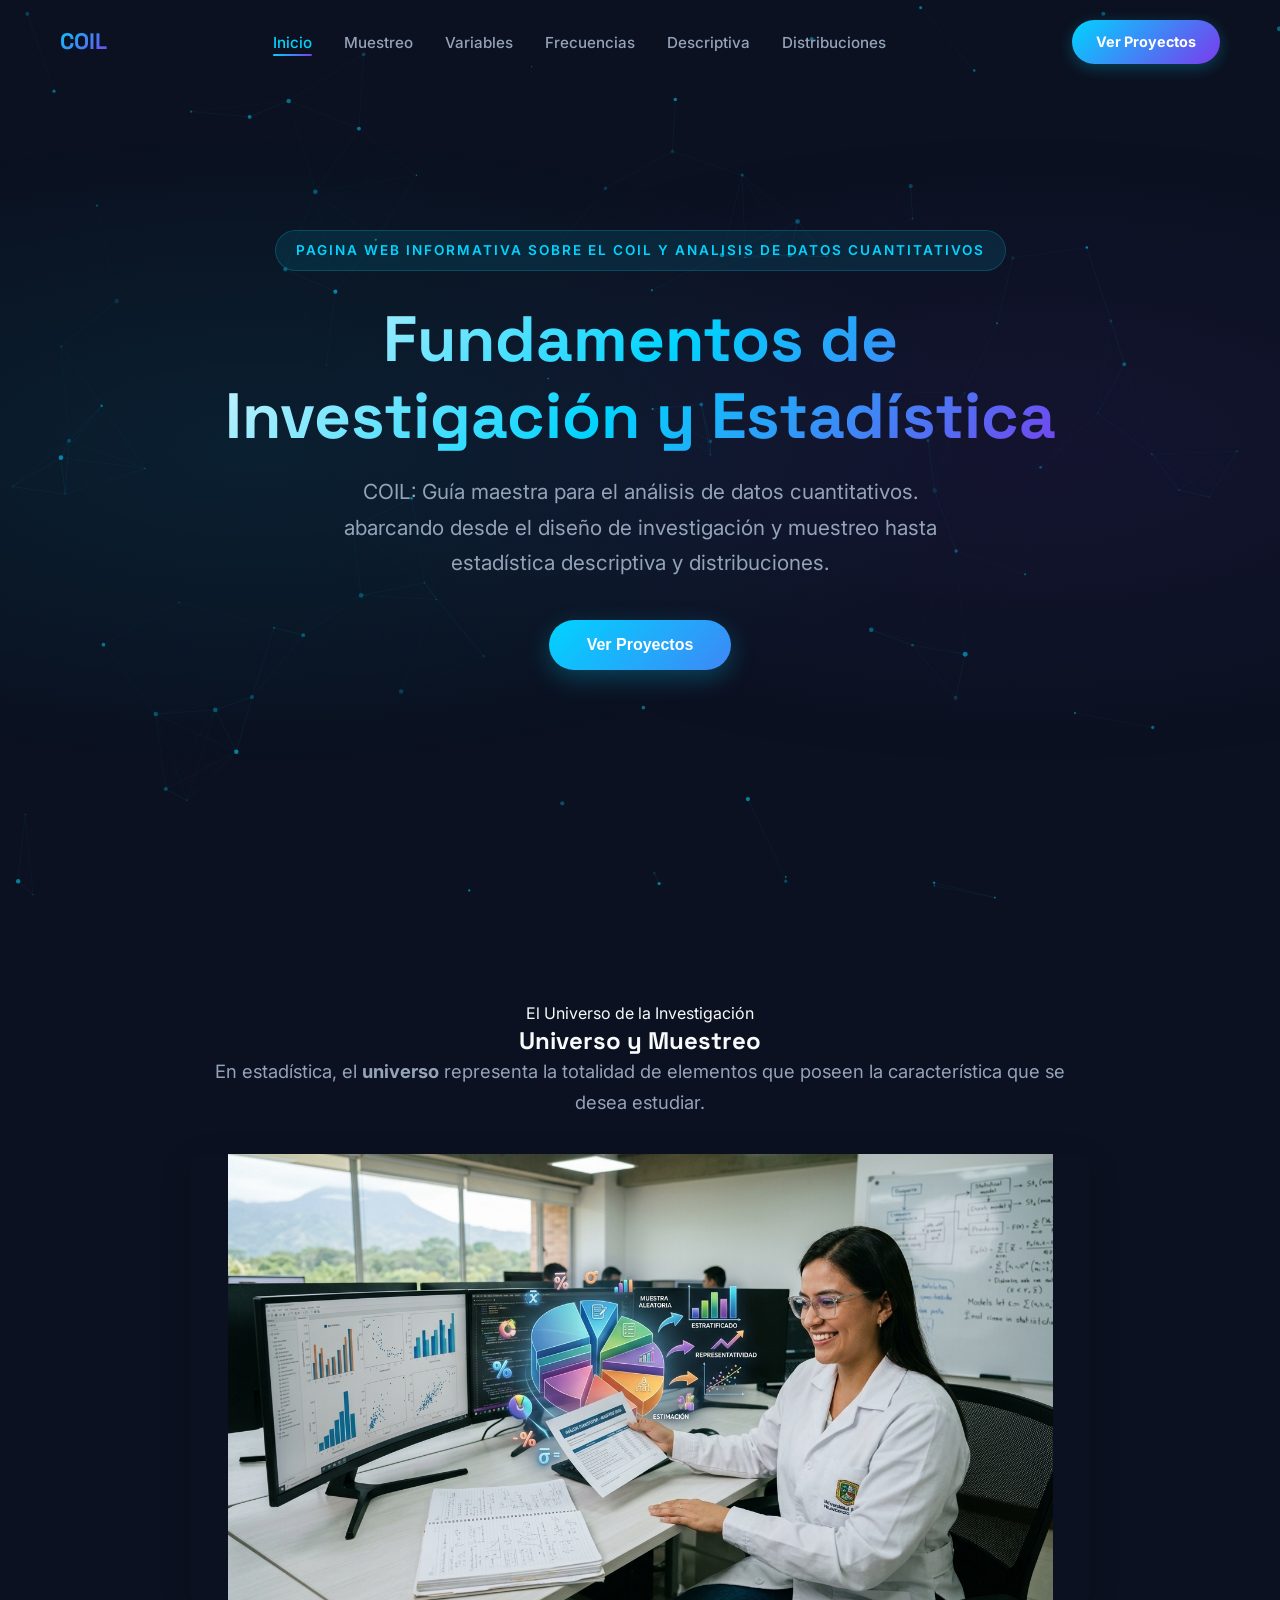
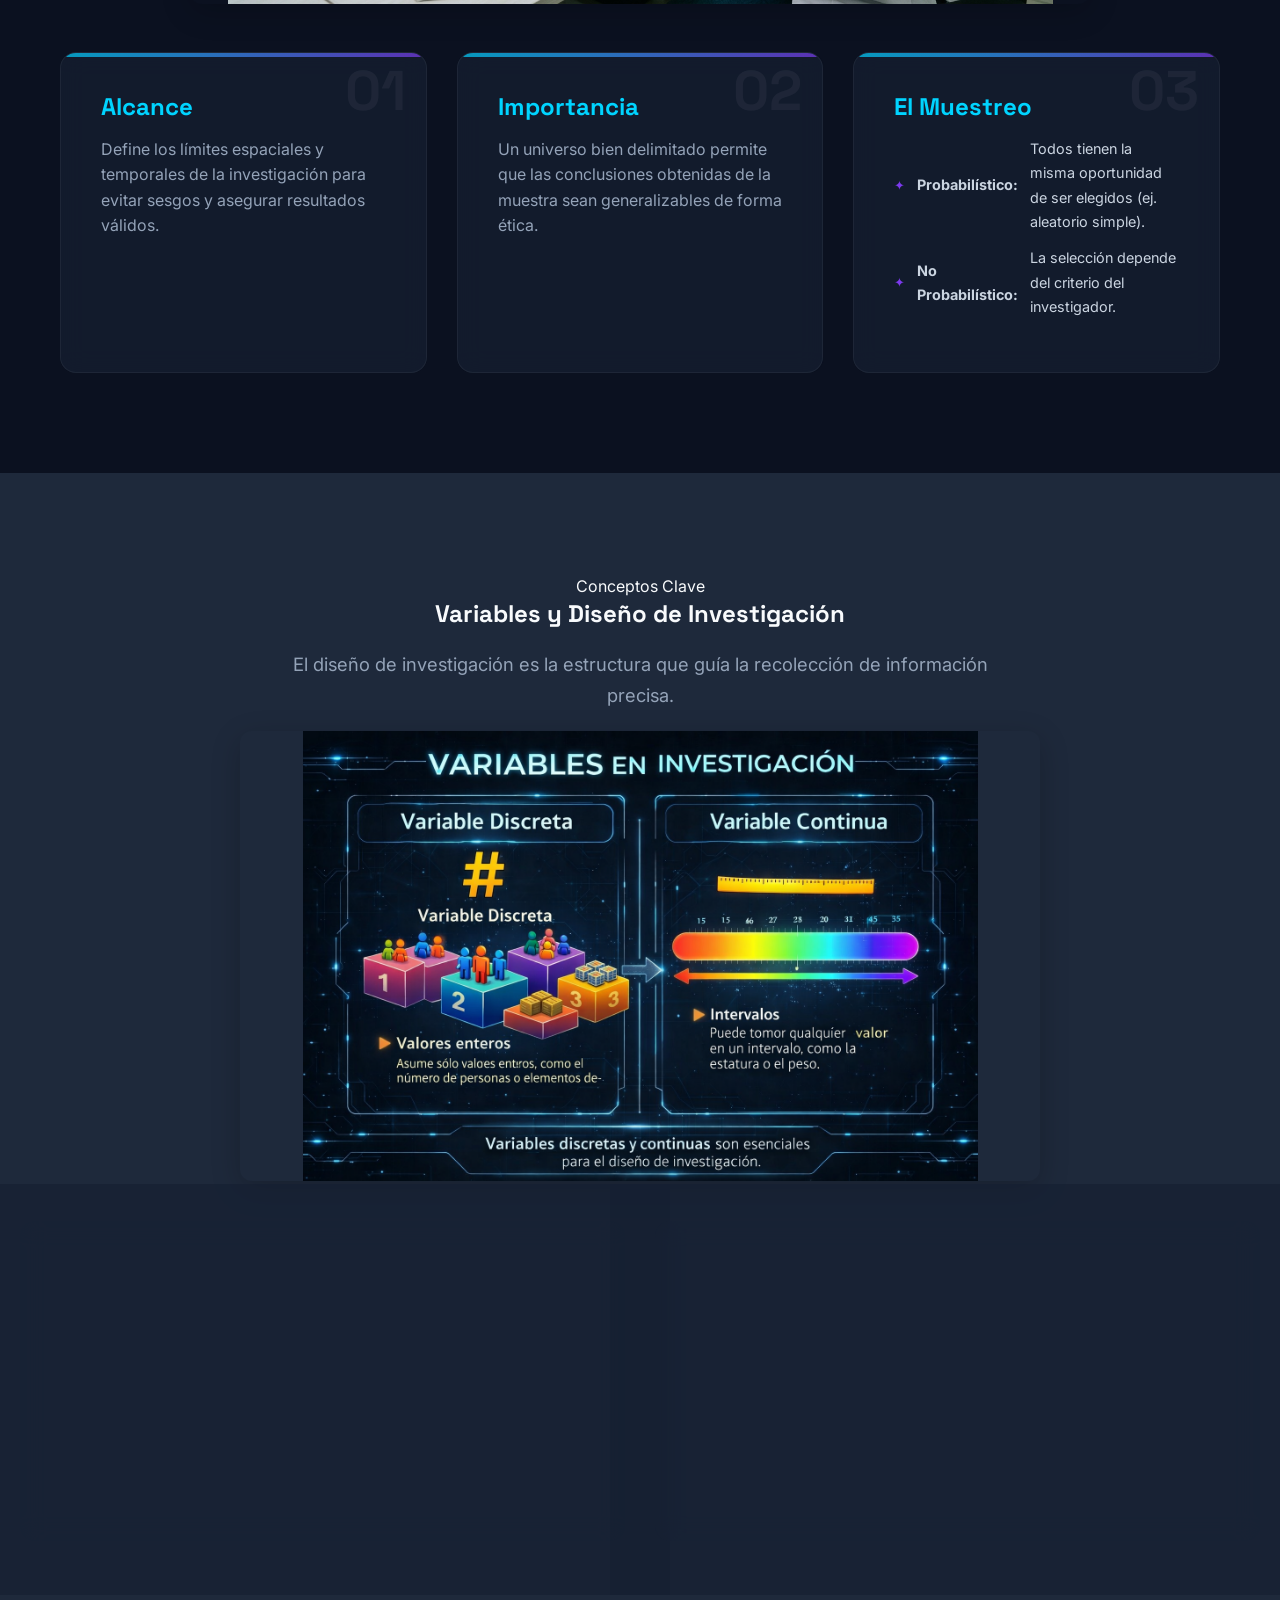
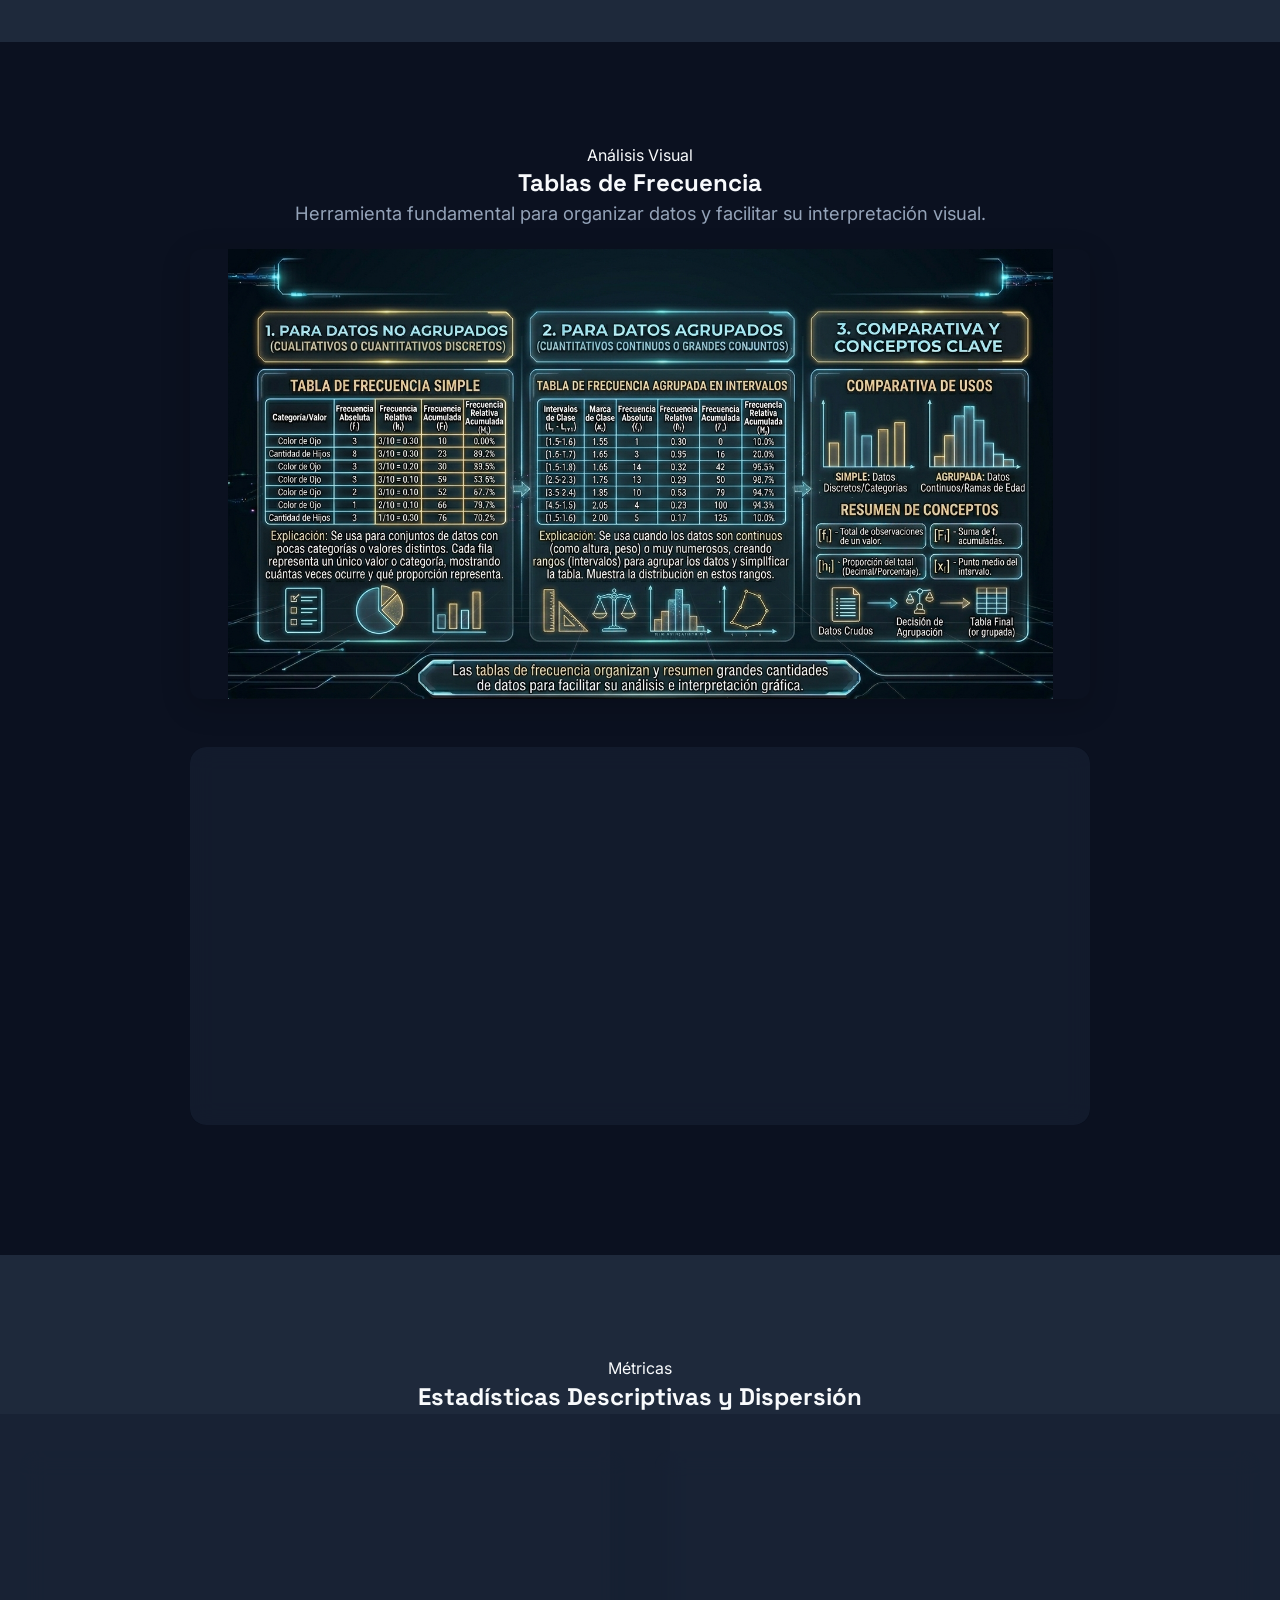
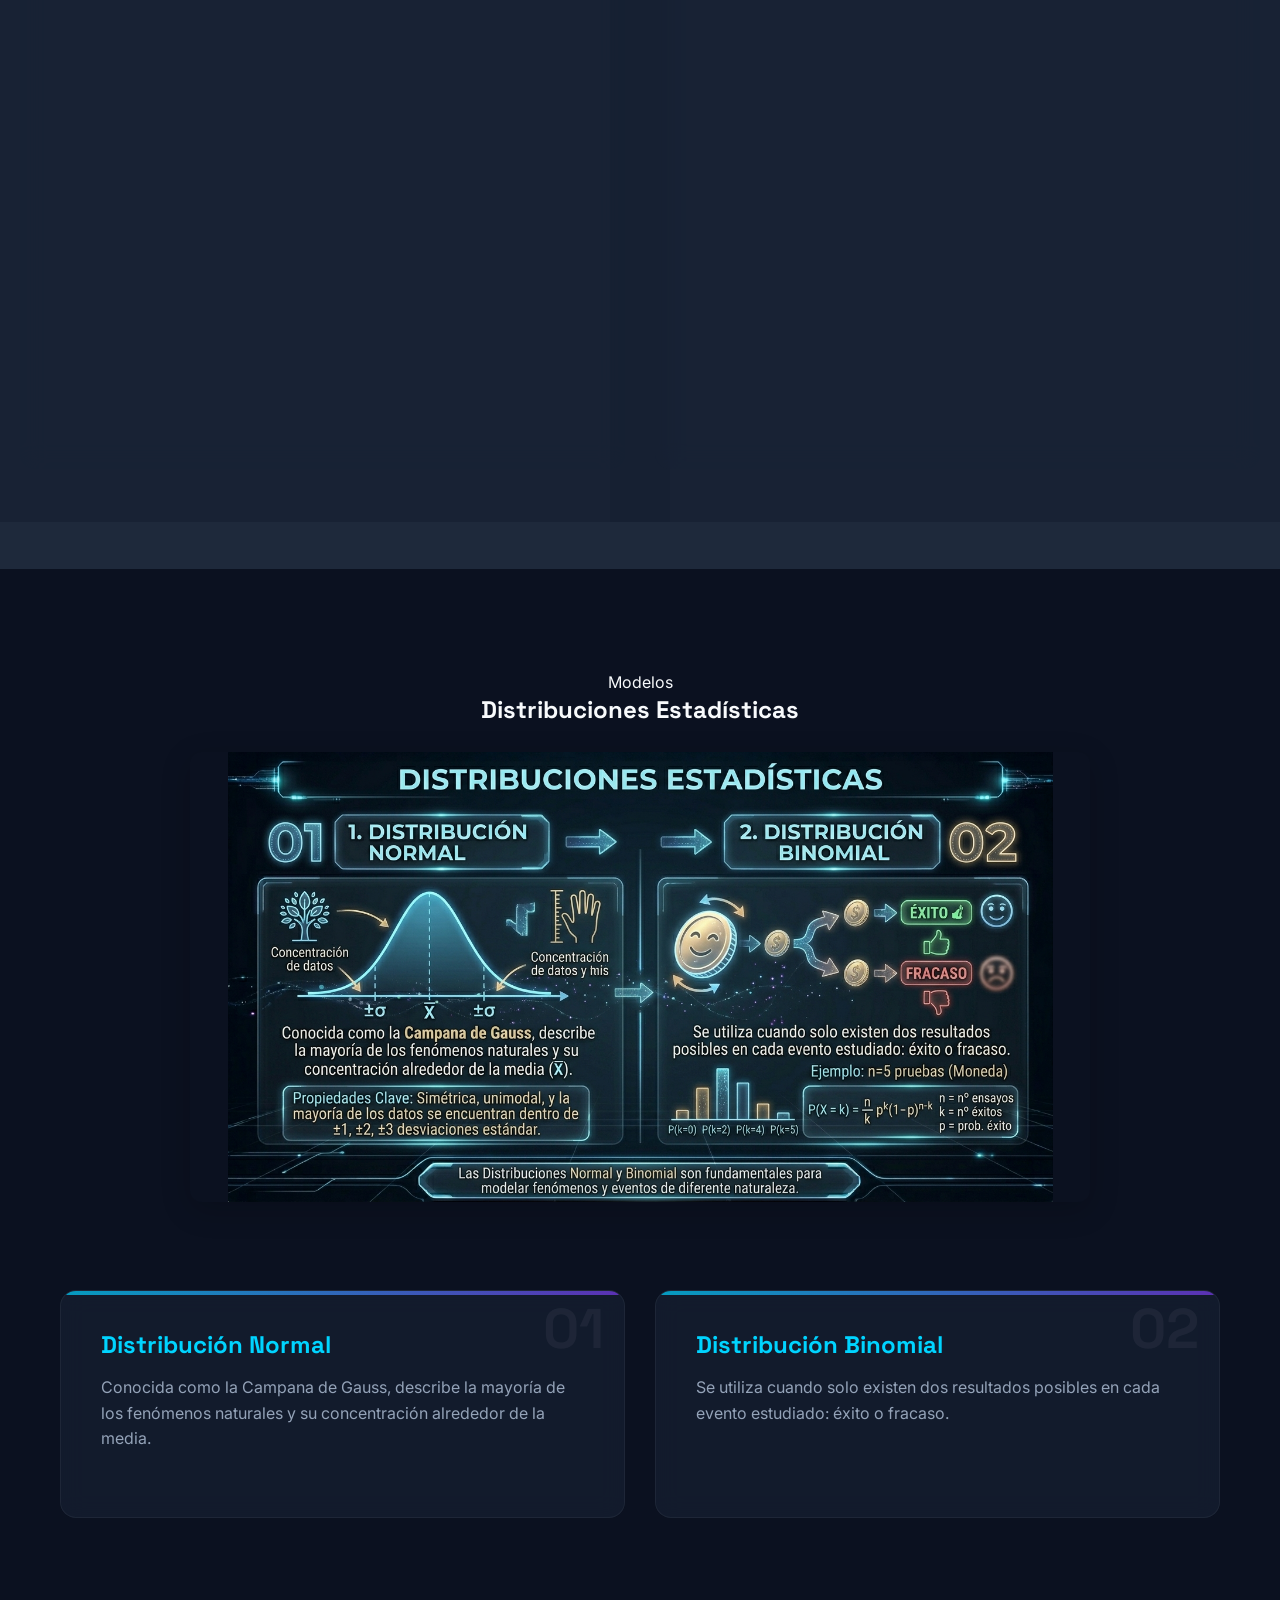
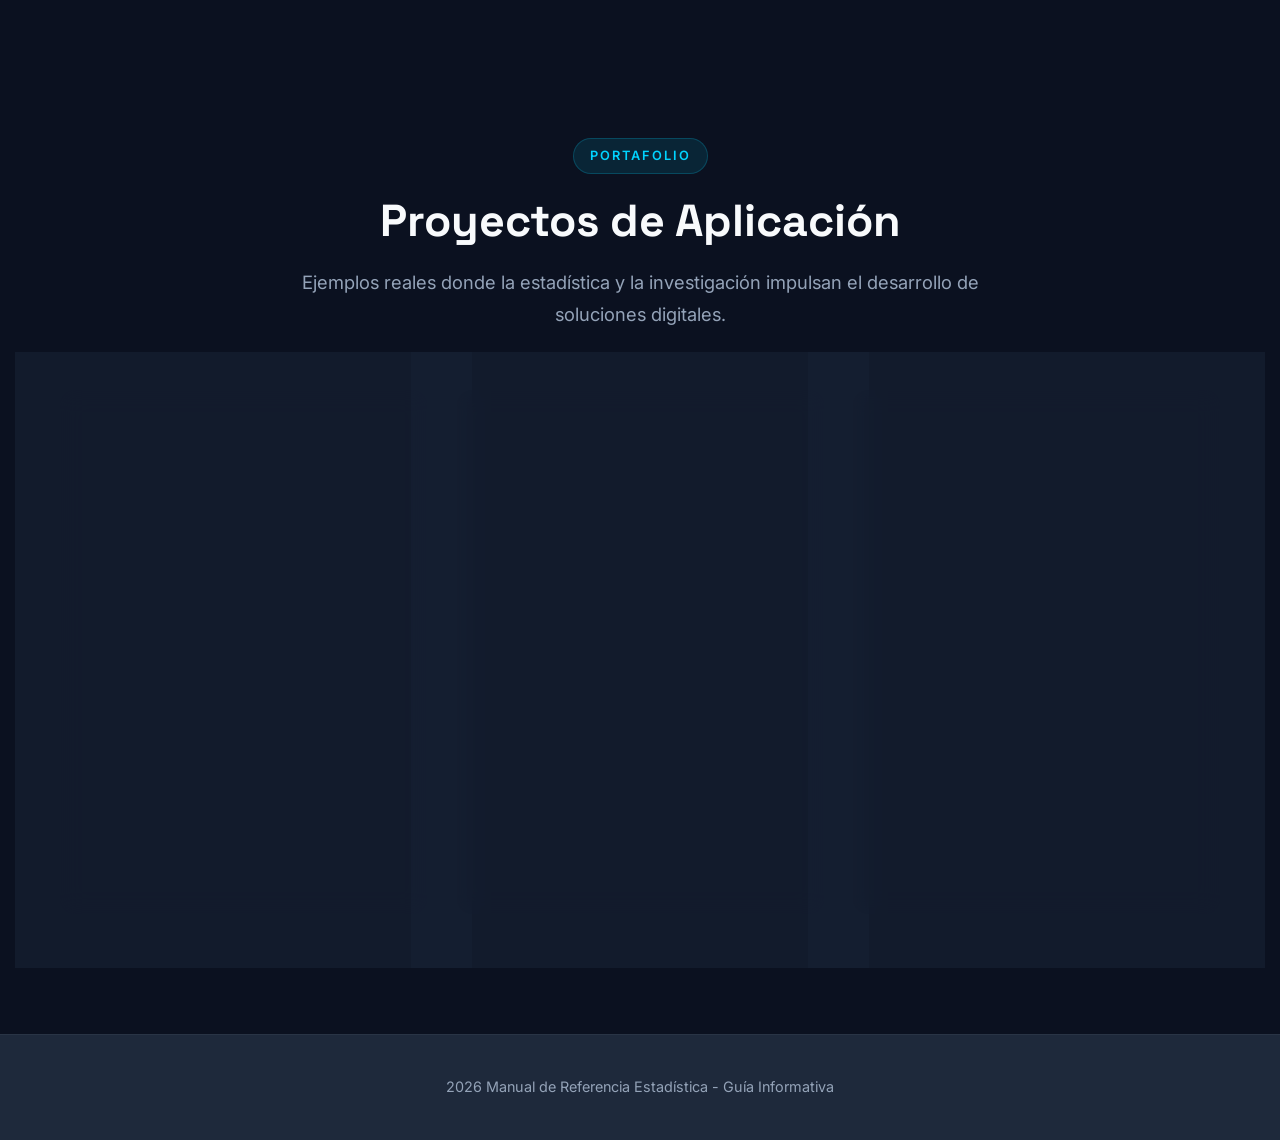
<file: HTML/index.html>
<!DOCTYPE html>
<html lang="es">
<head>
    <meta charset="UTF-8">
    <meta name="viewport" content="width=device-width, initial-scale=1.0">
    <title>Enciclopedia Digital: Investigación y Estadística</title>
    <meta name="description" content="Guía maestra para el análisis de datos científicos.">
    <meta name="keywords" content="Estadística, Investigación, Muestreo, Variables, Frecuencias, Dispersión">
    <meta property="og:title" content="Enciclopedia Digital: Investigación y Estadística">
    <meta property="og:description" content="Guía maestra para el análisis de datos científicos.">
    <meta property="og:type" content="website">
    <link rel="icon" href="data:image/svg+xml,<svg xmlns='http://www.w3.org/2000/svg' viewBox='0 0 100 100'><text y='.9em' font-size='90'></text></svg>">
    <link rel="stylesheet" href="../CSS/index.css">
</head>
<body>

    <canvas id="particles-canvas"></canvas>

    <header id="header">
        <nav>
            <div class="logo">COIL</div>
            <ul class="Links">
                <li><a href="#Inicio" class="active">Inicio</a></li>
                <li><a href="#muestreo">Muestreo</a></li>
                <li><a href="#variables">Variables</a></li>
                <li><a href="#frecuencias">Frecuencias</a></li>
                <li><a href="#descriptiva">Descriptiva</a></li>
                <li><a href="#distribuciones">Distribuciones</a></li>
            </ul>
            <a href="#Proyectos" class="nav-cta">Ver Proyectos</a>
        </nav>
    </header>

    <section id="Inicio">
        <div class="Inicio_contenedorz">
            <span class="badge"> Pagina web informativa sobre el coil y analisis de datos cuantitativos</span>
            <h2>Fundamentos de Investigación y Estadística</h2>
            <p>
                COIL: Guía maestra para el análisis de datos cuantitativos.
                abarcando desde el diseño de investigación y muestreo hasta estadística descriptiva y distribuciones.
            </p>
            <button id="Explorar-proyectos">Ver Proyectos</button>
        </div>

    </section>

    <section id="muestreo">
        <div class="contenido fade-in" style="text-align: center; max-width: 900px; margin: 0 auto;">
            <span class="section-tag">El Universo de la Investigación</span>
            <h2>Universo y Muestreo</h2>
            <p style="color: var(--text-muted); font-size: 1.15rem; margin-bottom: 20px;">
                En estadística, el <strong>universo</strong> representa la totalidad de elementos que poseen la característica que se desea estudiar.
            </p>
            <img src="../Img/Muestreo.png" alt="Concepto de Muestreo" style="width: 100%; max-height: 450px; object-fit: contain; border-radius: 12px; margin-top: 15px; box-shadow: 0 8px 30px rgba(0,0,0,0.2);">
        </div>

        <div class="filosofia-grid">
            <div class="filosofia-card fade-in">
                <div class="card-number">01</div>
                <h3>Alcance</h3>
                <p>Define los límites espaciales y temporales de la investigación para evitar sesgos y asegurar resultados válidos.</p>
            </div>

            <div class="filosofia-card fade-in">
                <div class="card-number">02</div>
                <h3>Importancia</h3>
                <p>Un universo bien delimitado permite que las conclusiones obtenidas de la muestra sean generalizables de forma ética.</p>
            </div>

            <div class="filosofia-card fade-in">
                <div class="card-number">03</div>
                <h3>El Muestreo</h3>
                <ul class="card-list">
                    <li><strong>Probabilístico:</strong> Todos tienen la misma oportunidad de ser elegidos (ej. aleatorio simple).</li>
                    <li><strong>No Probabilístico:</strong> La selección depende del criterio del investigador.</li>
                </ul>
            </div>
        </div>
    </section>

    <section id="variables" style="background-color: var(--secondary-color);">
        <div class="section-header fade-in" style="text-align: center; margin-bottom: 40px;">
            <span class="section-tag">Conceptos Clave</span>
            <h2>Variables y Diseño de Investigación</h2>
            <p style="text-align: center; color: var(--text-muted); max-width: 750px; margin: 20px auto; font-size: 1.15rem;">
                El diseño de investigación es la estructura que guía la recolección de información precisa.
            </p>
            <img src="../Img/Variables y diseño de investigacion.png" alt="Variables y Datos" style="width: 100%; max-width: 800px; max-height: 450px; object-fit: contain; border-radius: 12px; margin: 15px auto; display: block; box-shadow: 0 8px 30px rgba(0,0,0,0.2);">
        </div>

        <div class="proyectos-grid">
            <div class="Tarjetas-Proyectos fade-in-left">
                <div class="card-icon" style="color: var(--accent-color);">#️⃣</div>
                <h3>Variable Discreta</h3>
                <span class="team">Valores enteros</span>
                <p>Asume solo valores enteros, como el número de personas o elementos de un conjunto.</p>
            </div>
            <div class="Tarjetas-Proyectos fade-in-right">
                <div class="card-icon" style="color: var(--highlight-color);">📏</div>
                <h3>Variable Continua</h3>
                <span class="team">Intervalos</span>
                <p>Puede tomar cualquier valor en un intervalo, como la estatura o el peso.</p>
            </div>
        </div>
    </section>

    <section id="frecuencias">
        <div class="contenido fade-in" style="text-align: center; max-width: 900px; margin: 0 auto;">
            <span class="section-tag">Análisis Visual</span>
            <h2>Tablas de Frecuencia</h2>
            <p style="color: var(--text-muted); font-size: 1.15rem; margin-bottom: 20px;">
                Herramienta fundamental para organizar datos y facilitar su interpretación visual.
            </p>
            <img src="../Img/Tablas de frecuencia.png" alt="Gráfico de Barras y Frecuencias" style="width: 100%; max-height: 450px; object-fit: contain; border-radius: 12px; margin-bottom: 40px; box-shadow: 0 8px 30px rgba(0,0,0,0.2);">
            
            <div class="Bloque-contenido fade-in-scale" style="text-align: left; overflow-x: auto; padding: 0; background: transparent; border: none; box-shadow: none;">
                <div style="background: var(--card-glass); border-radius: 16px; border: 1px solid rgba(0, 212, 255, 0.15); box-shadow: 0 10px 40px rgba(0,0,0,0.3); overflow: hidden; backdrop-filter: blur(12px);">
                    <table style="width: 100%; min-width: 600px; border-collapse: collapse; color: var(--text-color); text-align: center;">
                        <thead>
                            <tr style="background: linear-gradient(90deg, rgba(11, 17, 32, 0.8), rgba(30, 41, 59, 0.8)); border-bottom: 2px solid var(--accent-color);">
                                <th style="padding: 20px 25px; text-align: left; color: var(--accent-color); font-weight: 700; text-transform: uppercase; font-size: 0.85rem; letter-spacing: 1px;">Categoría (X)</th>
                                <th style="padding: 20px 15px; color: var(--text-muted); font-weight: 600; font-size: 0.85rem; letter-spacing: 1px;">F. Absoluta (f)</th>
                                <th style="padding: 20px 15px; color: var(--text-muted); font-weight: 600; font-size: 0.85rem; letter-spacing: 1px;">F. Acumulada (F)</th>
                                <th style="padding: 20px 15px; color: var(--text-muted); font-weight: 600; font-size: 0.85rem; letter-spacing: 1px;">F. Relativa (%)</th>
                            </tr>
                        </thead>
                        <tbody>
                            <tr style="border-bottom: 1px solid rgba(255,255,255,0.05); transition: all 0.3s;" onmouseover="this.style.background='rgba(0, 212, 255, 0.05)'; this.style.transform='scale(1.01)';" onmouseout="this.style.background='transparent'; this.style.transform='scale(1)';">
                                <td style="padding: 20px 25px; text-align: left;">
                                    <span style="display: inline-block; padding: 6px 14px; border-radius: 20px; background: rgba(0, 212, 255, 0.1); color: var(--accent-color); font-weight: 600; font-size: 0.9rem; border: 1px solid rgba(0, 212, 255, 0.2);">Excelente</span>
                                </td>
                                <td style="padding: 20px 15px; font-family: 'Space Grotesk', sans-serif; font-size: 1.1rem; font-weight: 500;">10</td>
                                <td style="padding: 20px 15px; font-family: 'Space Grotesk', sans-serif; font-size: 1.1rem; color: var(--text-muted);">10</td>
                                <td style="padding: 20px 15px; font-family: 'Space Grotesk', sans-serif; font-size: 1.1rem; color: var(--highlight-color); font-weight: 600;">50%</td>
                            </tr>
                            <tr style="border-bottom: 1px solid rgba(255,255,255,0.05); transition: all 0.3s;" onmouseover="this.style.background='rgba(0, 212, 255, 0.05)'; this.style.transform='scale(1.01)';" onmouseout="this.style.background='transparent'; this.style.transform='scale(1)';">
                                <td style="padding: 20px 25px; text-align: left;">
                                    <span style="display: inline-block; padding: 6px 14px; border-radius: 20px; background: rgba(124, 58, 237, 0.1); color: var(--highlight-color); font-weight: 600; font-size: 0.9rem; border: 1px solid rgba(124, 58, 237, 0.2);">Bueno</span>
                                </td>
                                <td style="padding: 20px 15px; font-family: 'Space Grotesk', sans-serif; font-size: 1.1rem; font-weight: 500;">6</td>
                                <td style="padding: 20px 15px; font-family: 'Space Grotesk', sans-serif; font-size: 1.1rem; color: var(--text-muted);">16</td>
                                <td style="padding: 20px 15px; font-family: 'Space Grotesk', sans-serif; font-size: 1.1rem; color: var(--highlight-color); font-weight: 600;">30%</td>
                            </tr>
                            <tr style="border-bottom: 1px solid rgba(255,255,255,0.05); transition: all 0.3s;" onmouseover="this.style.background='rgba(0, 212, 255, 0.05)'; this.style.transform='scale(1.01)';" onmouseout="this.style.background='transparent'; this.style.transform='scale(1)';">
                                <td style="padding: 20px 25px; text-align: left;">
                                    <span style="display: inline-block; padding: 6px 14px; border-radius: 20px; background: rgba(248, 250, 252, 0.1); color: var(--text-color); font-weight: 600; font-size: 0.9rem; border: 1px solid rgba(255, 255, 255, 0.2);">Regular</span>
                                </td>
                                <td style="padding: 20px 15px; font-family: 'Space Grotesk', sans-serif; font-size: 1.1rem; font-weight: 500;">4</td>
                                <td style="padding: 20px 15px; font-family: 'Space Grotesk', sans-serif; font-size: 1.1rem; color: var(--text-muted);">20</td>
                                <td style="padding: 20px 15px; font-family: 'Space Grotesk', sans-serif; font-size: 1.1rem; color: var(--highlight-color); font-weight: 600;">20%</td>
                            </tr>
                            <tr style="background: rgba(0, 212, 255, 0.03);">
                                <td style="padding: 20px 25px; text-align: left; font-weight: 700; color: var(--accent-color); text-transform: uppercase; font-size: 0.85rem; letter-spacing: 1px;">Total</td>
                                <td style="padding: 20px 15px; font-family: 'Space Grotesk', sans-serif; font-size: 1.2rem; font-weight: 700; color: var(--accent-color);">20</td>
                                <td style="padding: 20px 15px; font-family: 'Space Grotesk', sans-serif; font-size: 1.2rem; color: var(--text-muted);">-</td>
                                <td style="padding: 20px 15px; font-family: 'Space Grotesk', sans-serif; font-size: 1.2rem; font-weight: 700; color: var(--accent-color);">100%</td>
                            </tr>
                        </tbody>
                    </table>
                </div>
            </div>
        </div>
    </section>

    <section id="descriptiva" style="background-color: var(--secondary-color);">
        <div class="section-header fade-in" style="text-align: center; margin-bottom: 40px;">
            <span class="section-tag">Métricas</span>
            <h2 id="dispersión">Estadísticas Descriptivas y Dispersión</h2>
        </div>

        <div class="proyectos-grid">
            <div class="Tarjetas-Proyectos fade-in-left">
                <img src="../Img/Medidas de Tendencia central.png" alt="Media Mediana y Moda" style="width: 100%; max-height: 350px; border-radius: 8px; margin-bottom: 20px; object-fit: contain;">
                <h3>1. Medidas de Centralización</h3>
                <span class="team">Punto Medio</span>
                <p style="font-size: 0.95rem; margin-bottom: 15px;">Indican el punto medio de un conjunto de datos:</p>
                <ul class="card-list">
                    <li><strong>Media:</strong> Promedio aritmético.</li>
                    <li><strong>Mediana:</strong> El valor central al ordenar los datos.</li>
                    <li><strong>Moda:</strong> El valor que más se repite.</li>
                </ul>
            </div>

            <div class="Tarjetas-Proyectos fade-in-right">
                <img src="../Img/Medidas de Dispercion.png" alt="Desviación Estándar" style="width: 100%; max-height: 350px; border-radius: 8px; margin-bottom: 20px; object-fit: contain;">
                <h3>2. Medidas de Dispersión</h3>
                <span class="team">Alejamiento de la Media</span>
                <p style="font-size: 0.95rem; margin-bottom: 15px;">Miden qué tan alejados están los datos respecto a la media:</p>
                <ul class="card-list">
                    <li><strong>Rango:</strong> Diferencia entre máximo y mínimo.</li>
                    <li><strong>Varianza:</strong> Promedio de los cuadrados de las desviaciones.</li>
                    <li><strong>Desviación Est.:</strong> Dispersión real (raíz de la varianza).</li>
                </ul>
            </div>
        </div>
    </section>

    <section id="distribuciones">
        <div class="contenido fade-in" style="text-align: center; max-width: 900px; margin: 0 auto;">
            <span class="section-tag">Modelos</span>
            <h2>Distribuciones Estadísticas</h2>
            <br>
            <img src="../Img/Distribuciones Estadisticas.png" alt="Distribución Normal" style="width: 100%; max-height: 450px; object-fit: contain; border-radius: 12px; margin-bottom: 40px; box-shadow: 0 8px 30px rgba(0,0,0,0.2);">
        </div>
        
        <div class="filosofia-grid">
            <div class="filosofia-card fade-in">
                <div class="card-number">01</div>
                <h3>Distribución Normal</h3>
                <p>Conocida como la Campana de Gauss, describe la mayoría de los fenómenos naturales y su concentración alrededor de la media.</p>
            </div>
            <div class="filosofia-card fade-in">
                <div class="card-number">02</div>
                <h3>Distribución Binomial</h3>
                <p>Se utiliza cuando solo existen dos resultados posibles en cada evento estudiado: éxito o fracaso.</p>
            </div>
        </div>
    </section>

    <section id="Proyectos">
        <div class="section-header fade-in">
            <span class="section-tag">Portafolio</span>
            <h2>Proyectos de Aplicación</h2>
            <p style="text-align: center; color: var(--text-muted); max-width: 750px; margin: 20px auto; font-size: 1.15rem;">
                Ejemplos reales donde la estadística y la investigación impulsan el desarrollo de soluciones digitales.
            </p>
        </div>

        <div class="proyectos-grid">
            <div class="Tarjetas-Proyectos fade-in">
                <div class="card-icon">🛍️</div>
                <h3>Dara Maison - E-commerce</h3>
                <span class="team">Juan Bejarano & Miguel</span>
                <p>Plataforma de ventas con gestión de inventario basada en proyecciones estadísticas de demanda y comportamiento del usuario.</p>
                <div style="display: flex; gap: 10px; flex-wrap: wrap;">
                    <button class="proyecto-btn" onclick="window.location.href='proyecto1.html'">Ver Detalles</button>
                    <button class="proyecto-btn" style="background: var(--highlight-color); box-shadow: 0 4px 15px var(--highlight-glow);" onclick="window.open('https://darashop-production.up.railway.app/', '_blank')">Ver Tienda →</button>
                </div>
            </div>

            <div class="Tarjetas-Proyectos fade-in">
                <div class="card-icon">🛍️</div>
                <h3>PIJAMAS - COLETTE</h3>
                <span class="team">Juan Arias & Brandon</span>
                <p>Módulo de gestión de ventas y catálogo de productos con diseño moderno y optimizado para una mejor experiencia de compra.</p>
                <div style="display: flex; gap: 10px; flex-wrap: wrap;">
                    <button class="proyecto-btn" onclick="window.location.href='proyecto2.html'">Ver Detalles</button>
                    <button class="proyecto-btn" style="background: var(--highlight-color); box-shadow: 0 4px 15px var(--highlight-glow);" onclick="window.open('https://pageweb-colette.vercel.app/', '_blank')">Ir a la tienda →</button>
                </div>
            </div>

            <div class="Tarjetas-Proyectos fade-in">
                <div class="card-icon">🎙️</div>
                <h3>Vidas al Aire - Comunicación</h3>
                <span class="team">Santiago Mattos & Carlos</span>
                <p>Iniciativa de comunicación social que transforma historias reales de la comunidad en contenidos que inspiran, conectan y generan un impacto social positivo.</p>
                <div style="display: flex; gap: 10px; flex-wrap: wrap;">
                    <button class="proyecto-btn" onclick="window.location.href='proyecto3.html'">Ver Detalles</button>
                    <button class="proyecto-btn" style="background: var(--highlight-color); box-shadow: 0 4px 15px var(--highlight-glow);" onclick="window.open('https://coil-uniminuto.vercel.app/', '_blank')">Ver Plataforma →</button>
                </div>
            </div>
        </div>
    </section>

    <button id="back-to-top" title="Volver arriba">↑</button>

    <footer>
        <p> 2026 Manual de Referencia Estadística - Guía Informativa</p>
    </footer>

    <script src="../JS/Index.js"></script>

</body>
</html>
</file>
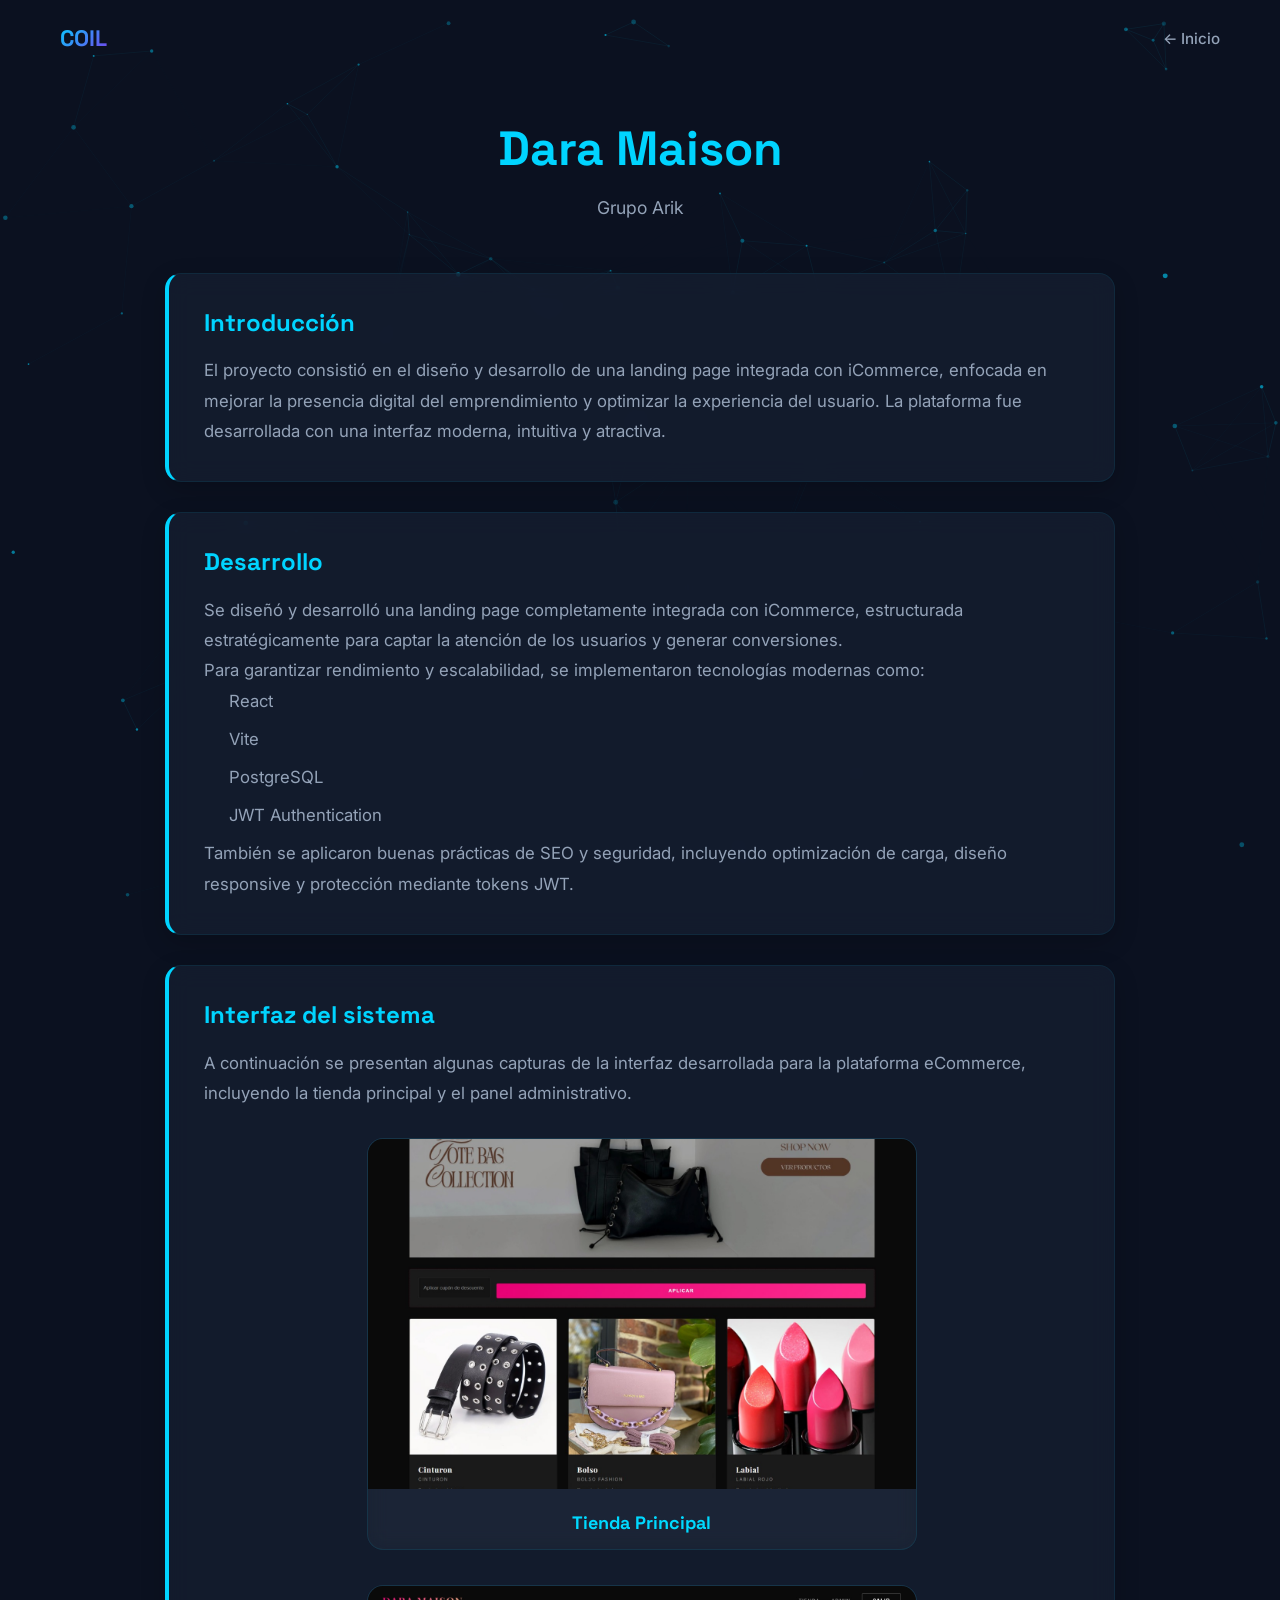
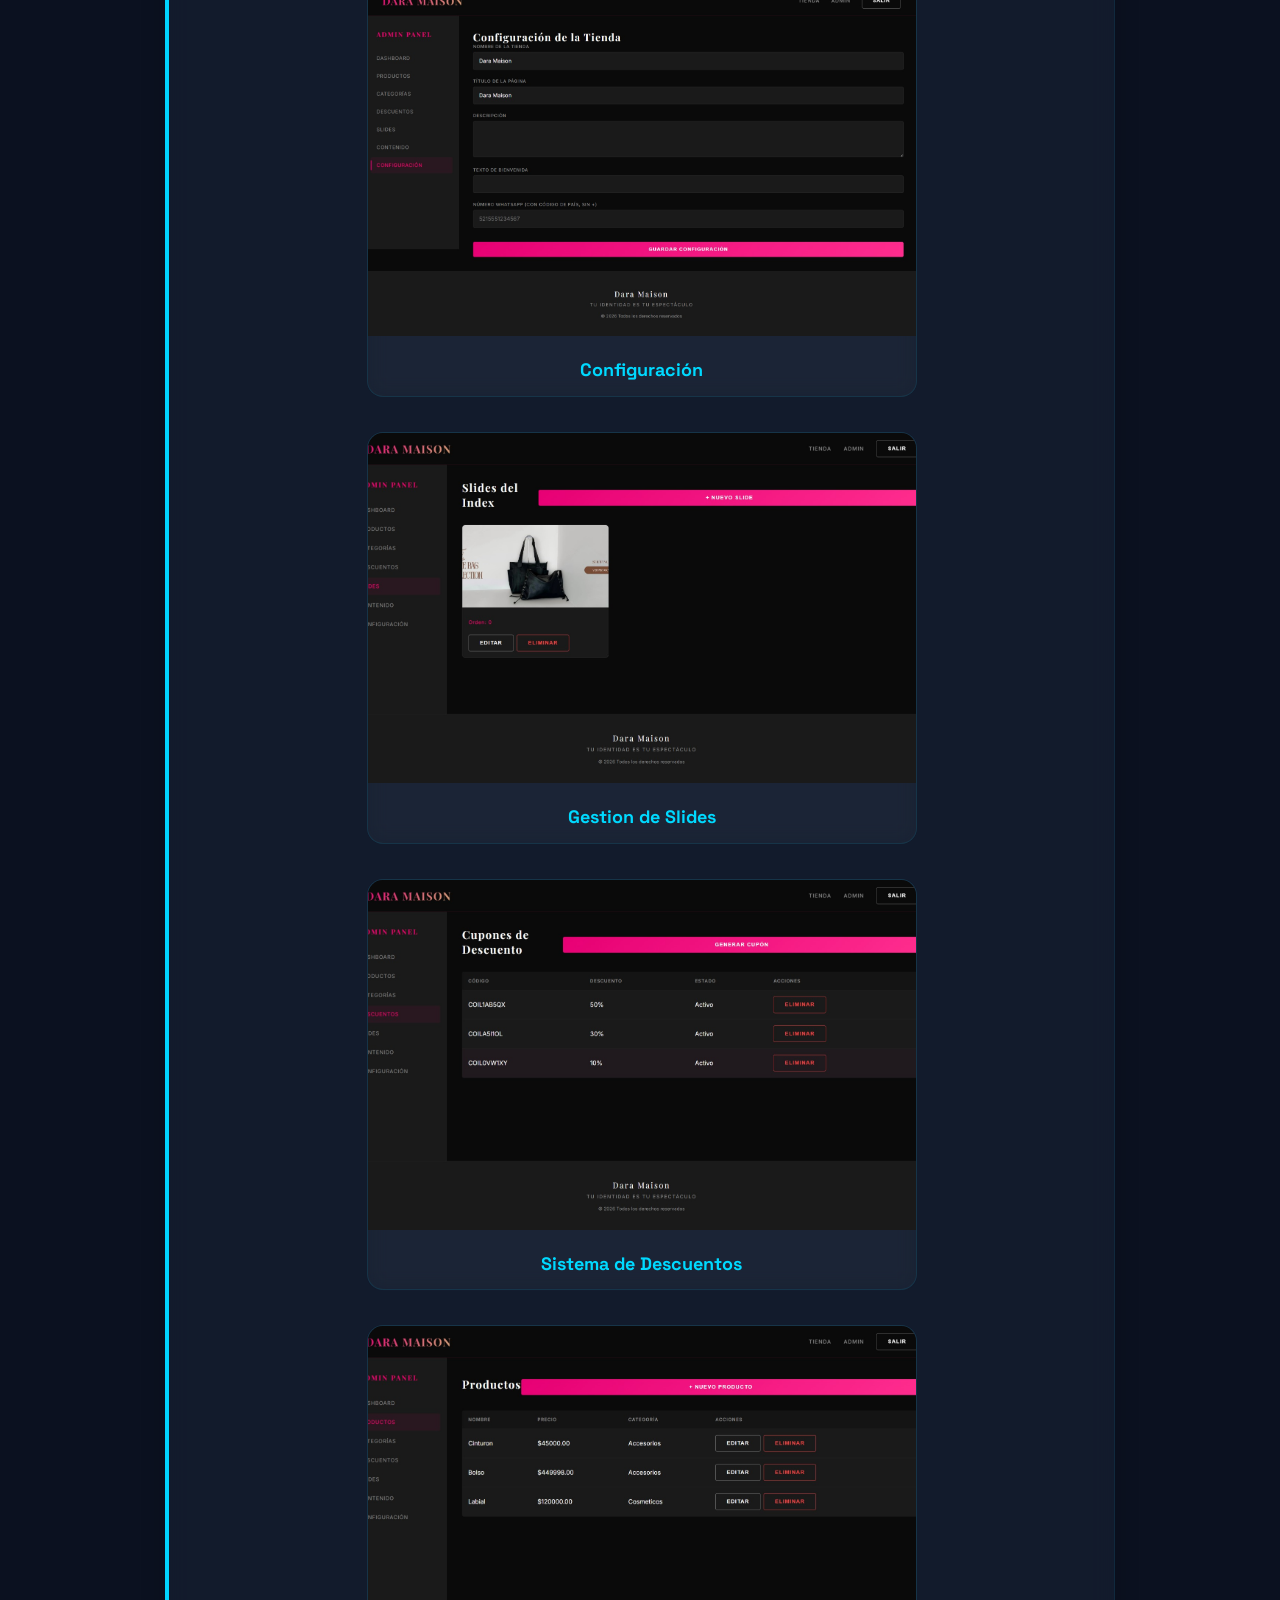
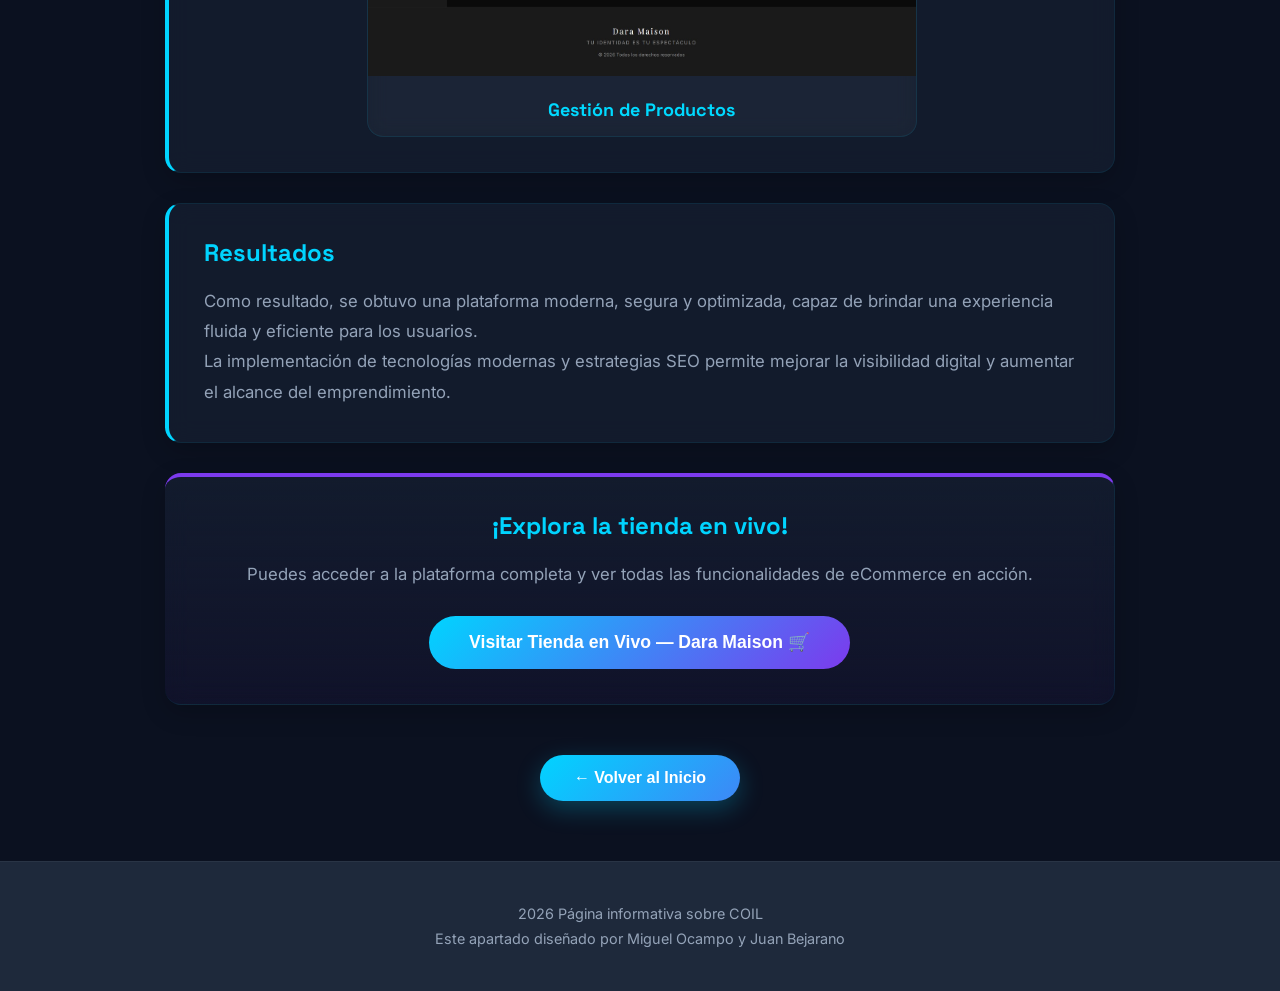
<file: HTML/proyecto1.html>
<!DOCTYPE html>
<html lang="es">
<head>
    <meta charset="UTF-8">
    <meta name="viewport" content="width=device-width, initial-scale=1.0">
    <title>Dara Maison — COIL</title>
    <meta name="description" content="Detalles del Proyecto 1 COIL — Juan Bejarano y Miguel">
    <link rel="icon" href="data:image/svg+xml,<svg xmlns='http://www.w3.org/2000/svg' viewBox='0 0 100 100'><text y='.9em' font-size='90'>💡</text></svg>">
    <link rel="stylesheet" href="../CSS/index.css">
</head>
<body>

    <canvas id="particles-canvas"></canvas>

    <header id="header">
        <nav>
            <div class="logo">COIL</div>
            <ul class="Links">
                <li><a href="../HTML/index.html">← Inicio</a></li>
            </ul>
        </nav>
    </header>

    <section class="proyecto-detail">

        <h2>Dara Maison</h2>
        <p class="subtitle"> Grupo Arik</p>

        <div class="Bloque-contenido fade-in">
            <h3>Introducción</h3>
            <p>
                El proyecto consistió en el diseño y desarrollo de una landing page integrada con iCommerce, enfocada en mejorar la presencia digital del emprendimiento y optimizar la experiencia del usuario. La plataforma fue desarrollada con una interfaz moderna, intuitiva y atractiva.
            </p>
        </div>

        <div class="Bloque-contenido fade-in">
            <h3>Desarrollo</h3>
            <p>
                Se diseñó y desarrolló una landing page completamente integrada con iCommerce, estructurada estratégicamente para captar la atención de los usuarios y generar conversiones.
            </p>

            <p>
                Para garantizar rendimiento y escalabilidad, se implementaron tecnologías modernas como:
            </p>

            <ul>
                <li>React</li>
                <li>Vite</li>
                <li>PostgreSQL</li>
                <li>JWT Authentication</li>
            </ul>

            <p>
                También se aplicaron buenas prácticas de SEO y seguridad, incluyendo optimización de carga, diseño responsive y protección mediante tokens JWT.
            </p>
        </div>

        <div class="Bloque-contenido fade-in">
            <h3>Interfaz del sistema</h3>

            <p>
                A continuación se presentan algunas capturas de la interfaz desarrollada para la plataforma eCommerce, incluyendo la tienda principal y el panel administrativo.
            </p>

            <div class="galeria-sistema">
                <div class="card-galeria">
                    <img src="../IMG/inicio-daramaison.jpeg" alt="inicio-daramaison">
                    <h4>Tienda Principal</h4>
                </div>

                <div class="card-galeria">
                    <img src="../IMG/configuracion-daramaison.jpeg" alt="configuracion-daramaison">
                    <h4>Configuración</h4>
                </div>

                <div class="card-galeria">
                    <img src="../IMG/gestionSlides-daramaison.jpeg" alt="gestionSlides-daramaison">
                    <h4>Gestion de Slides</h4>
                </div>

                <div class="card-galeria">
                    <img src="../IMG/sistemaDescuento-daramaison.jpeg" alt="sistemaDescuento-daramaison">
                    <h4>Sistema de Descuentos</h4>
                </div>
                
                <div class="card-galeria">
                    <img src="../IMG/Productos-daramaison.jpeg" alt="productos-daramaison">
                    <h4>Gestión de Productos</h4>
                </div>
            </div>
        </div>
        

        <div class="Bloque-contenido fade-in">
            <h3>Resultados</h3>
            <p>
                Como resultado, se obtuvo una plataforma moderna, segura y optimizada, capaz de brindar una experiencia fluida y eficiente para los usuarios.
            </p>

            <p>
                La implementación de tecnologías modernas y estrategias SEO permite mejorar la visibilidad digital y aumentar el alcance del emprendimiento.
            </p>
        </div>

        <div class="Bloque-contenido fade-in" style="text-align: center; border-left: none; border-top: 4px solid var(--highlight-color); background: linear-gradient(180deg, var(--card-glass), rgba(124, 58, 237, 0.05));">
            <h3>¡Explora la tienda en vivo!</h3>
            <p>Puedes acceder a la plataforma completa y ver todas las funcionalidades de eCommerce en acción.</p>
            <br>
            <button class="proyecto-btn" style="background: var(--button-gradient); padding: 16px 40px; font-size: 1.1rem; align-self: center;" onclick="window.open('https://darashop-production.up.railway.app/', '_blank')">
                Visitar Tienda en Vivo — Dara Maison 🛒
            </button>
        </div>

        <button class="volver-btn" onclick="window.location.href='../HTML/index.html'">
            ← Volver al Inicio
        </button>

    </section>

    <footer>
        <p> 2026 Página informativa sobre COIL</p>
        <p> Este apartado diseñado por Miguel Ocampo y Juan Bejarano</p>
    </footer>

    <script src="../JS/Index.js"></script>

</body>
</html>
</file>
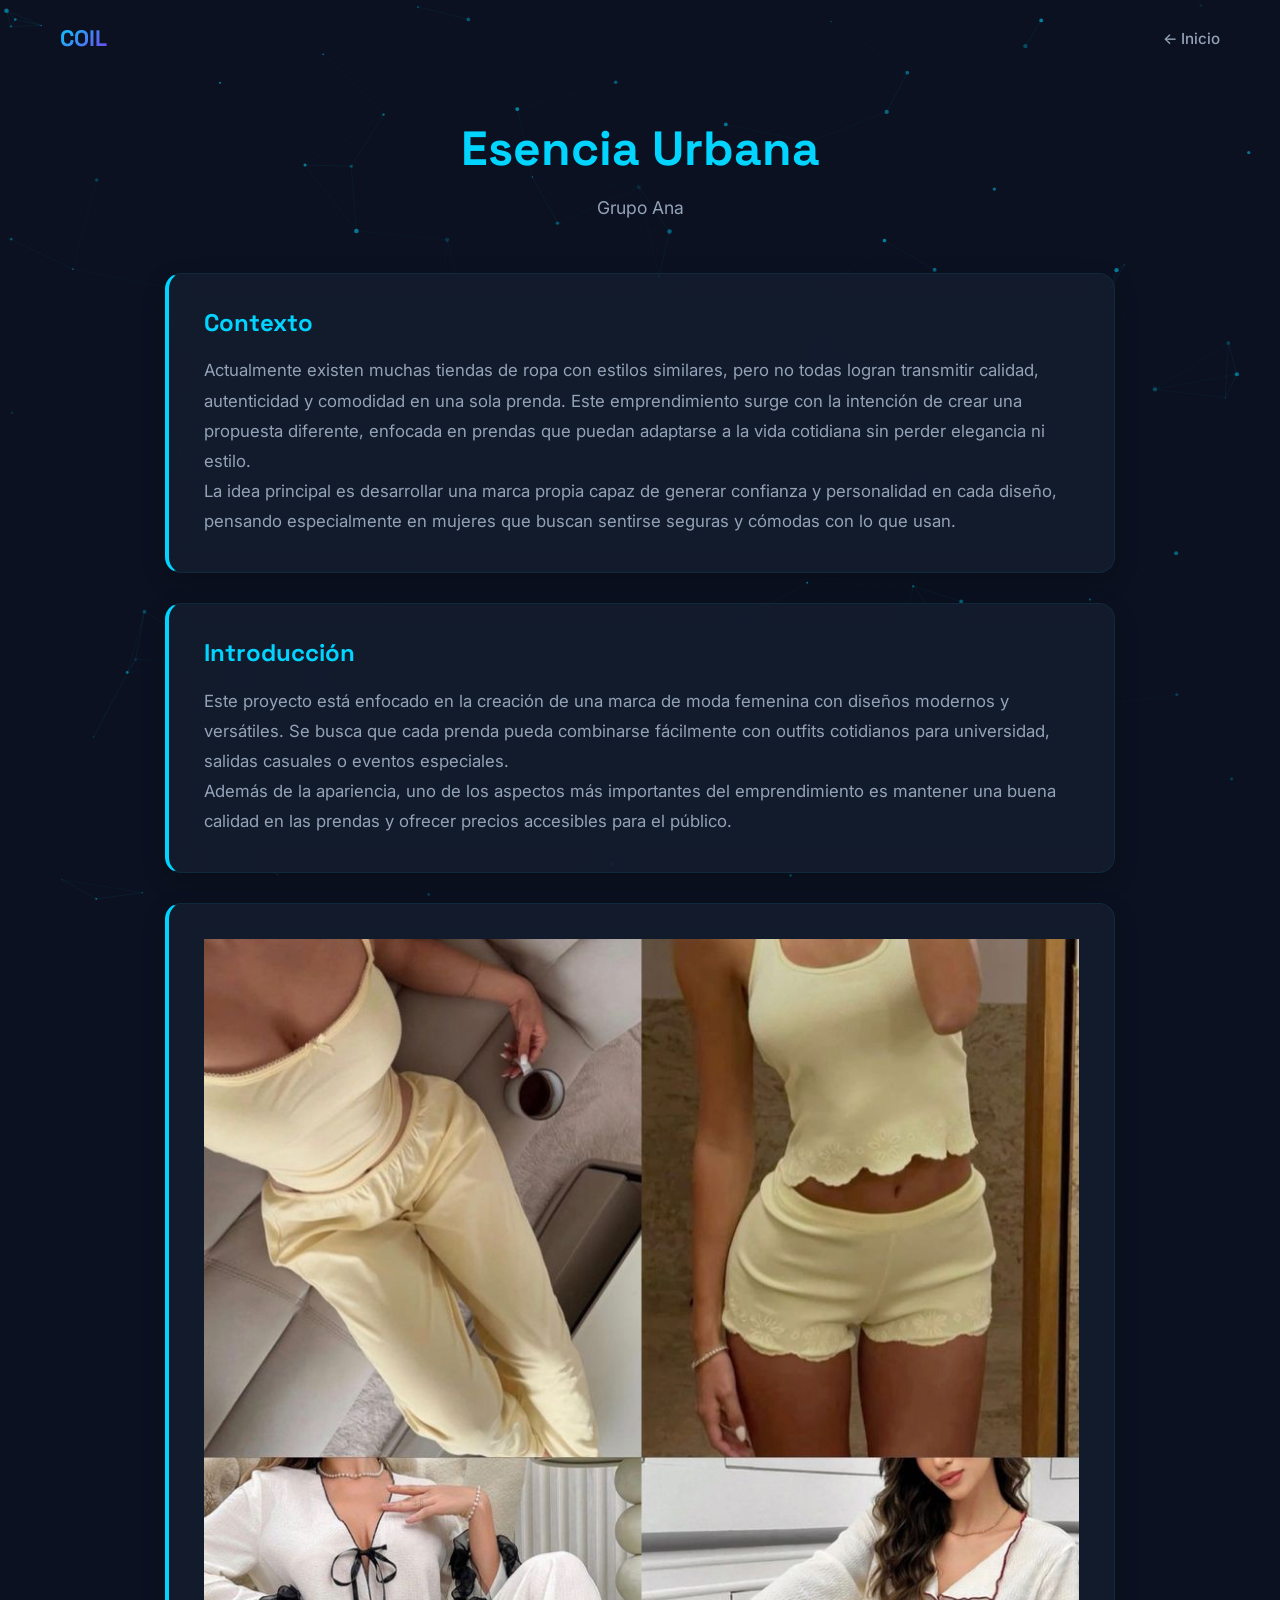
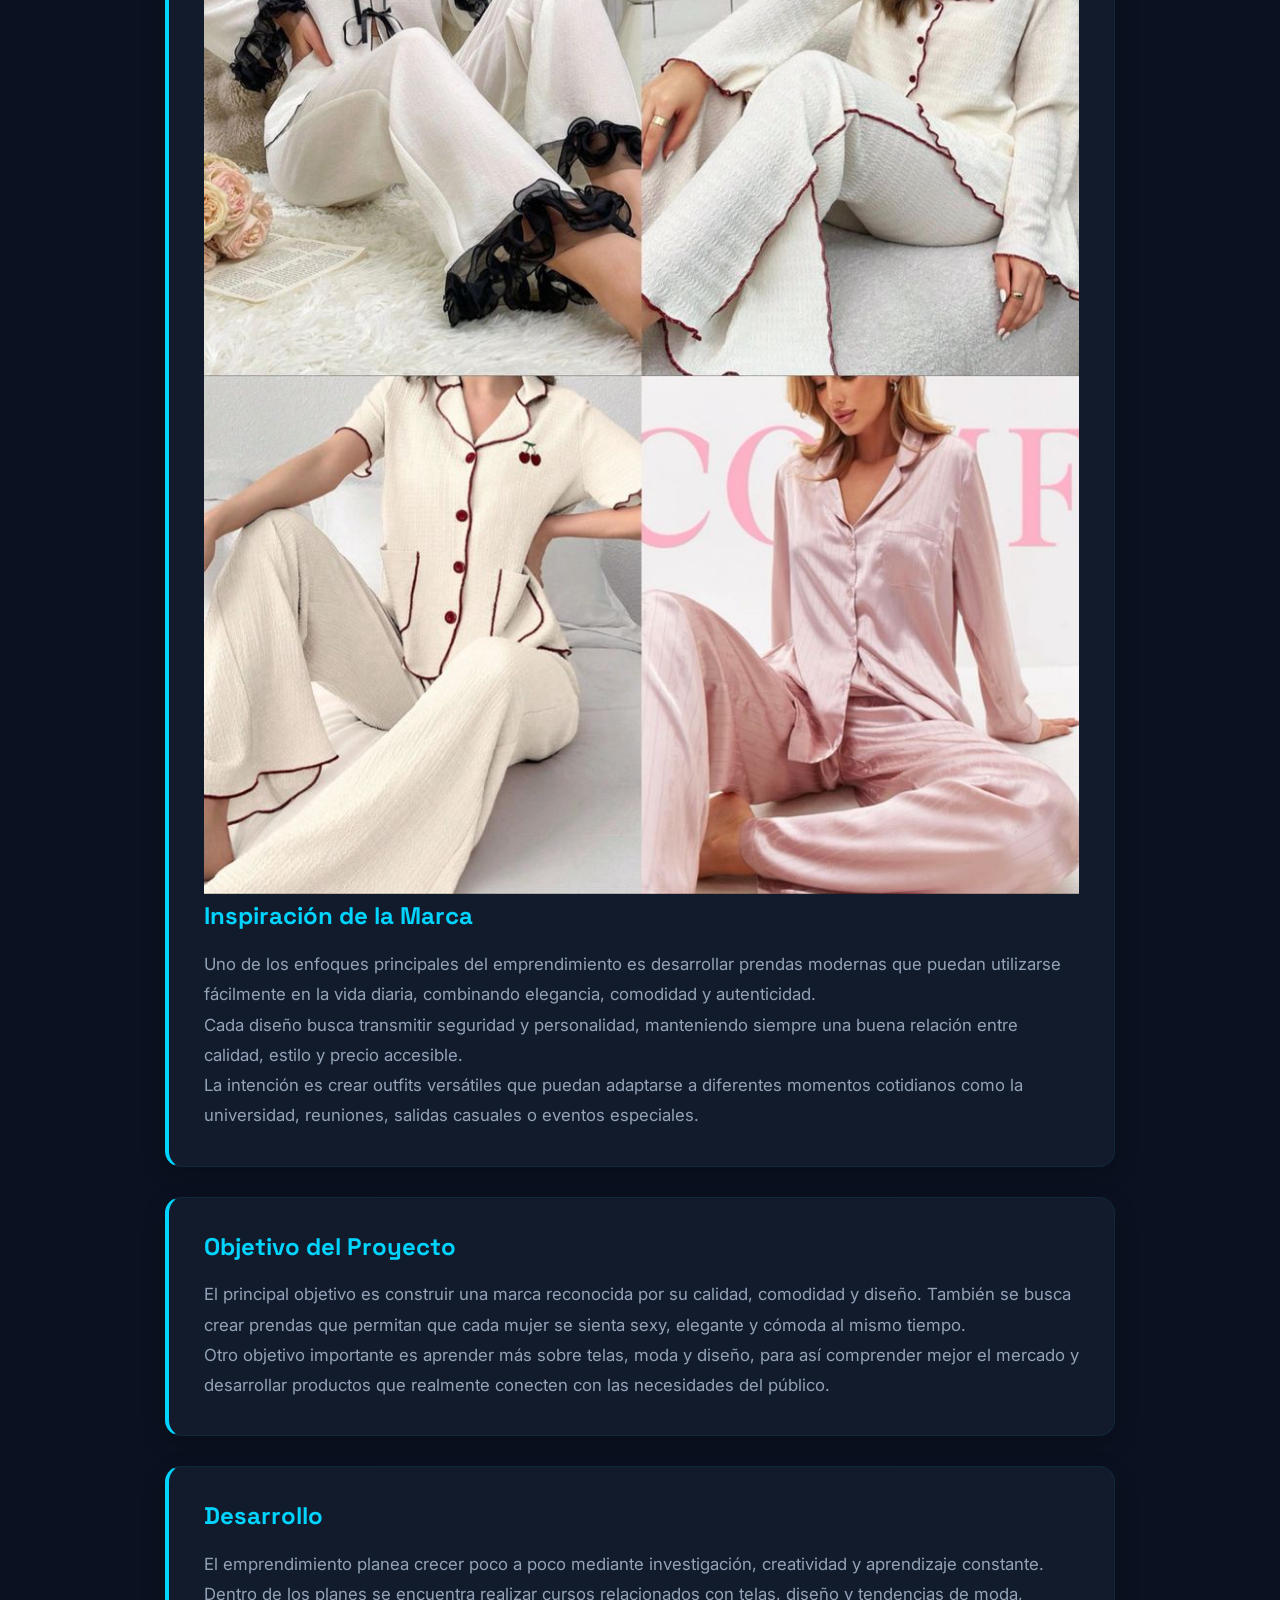
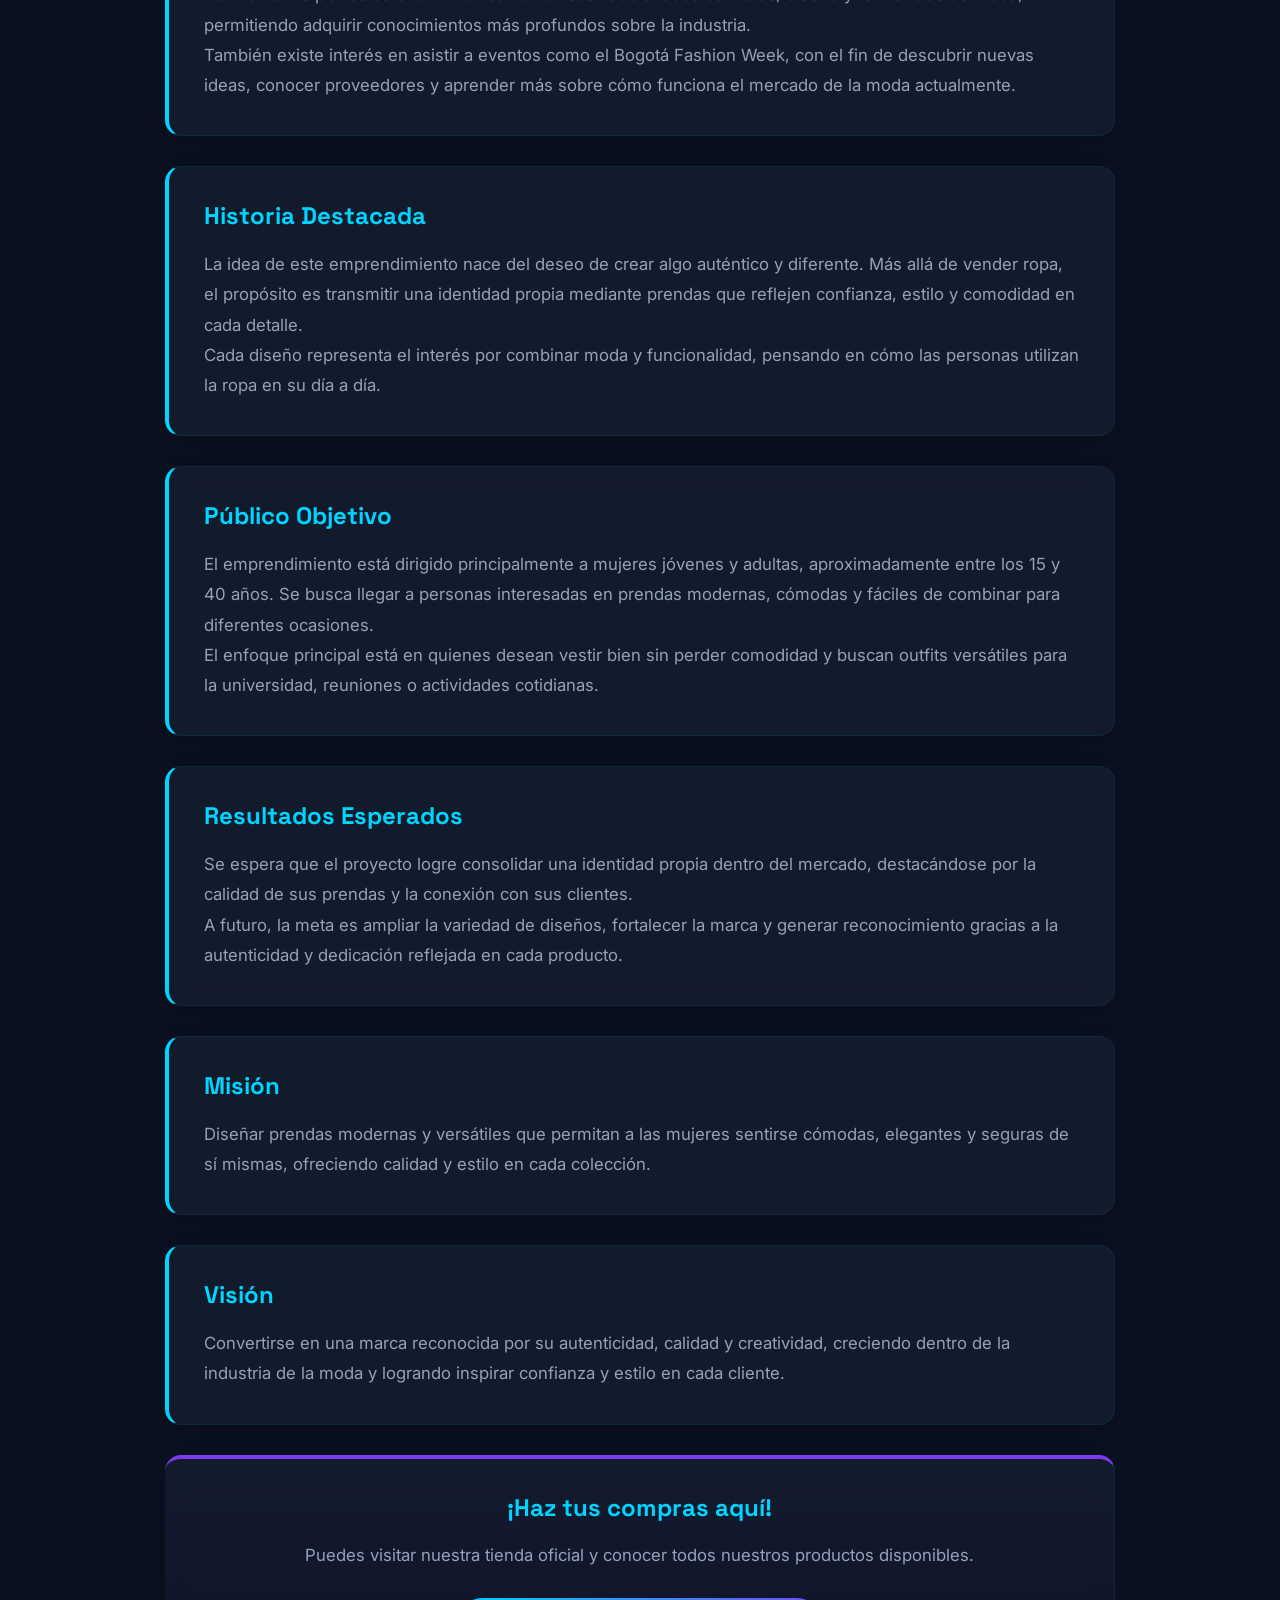
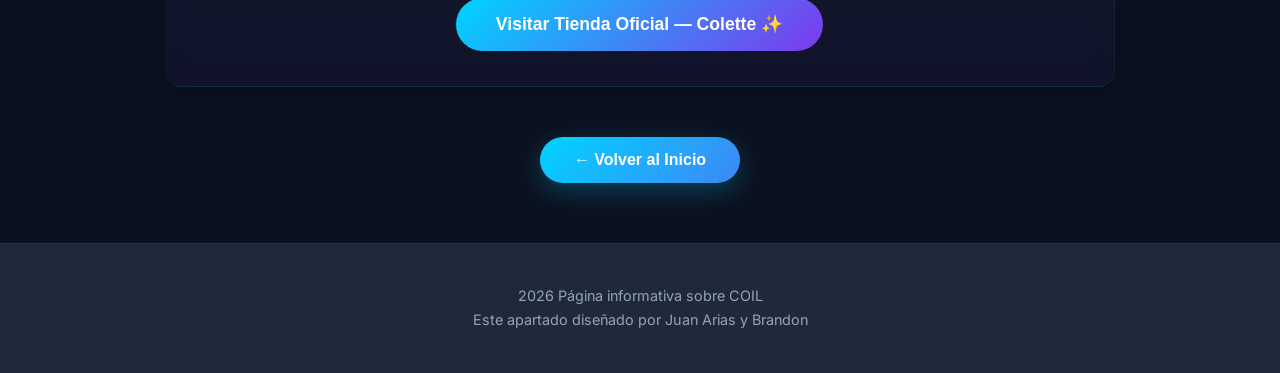
<file: HTML/proyecto2.html>
<!DOCTYPE html>
<html lang="es">
<head>
    <meta charset="UTF-8">
    <meta name="viewport" content="width=device-width, initial-scale=1.0">
    <title>Esencia Urbana — COIL</title>
    <meta name="description" content="Proyecto de emprendimiento enfocado en moda, calidad y diseño juvenil.">
    
    <link rel="icon" href="data:image/svg+xml,<svg xmlns='http://www.w3.org/2000/svg' viewBox='0 0 100 100'><text y='.9em' font-size='90'>✨</text></svg>">
    
    <link rel="stylesheet" href="../CSS/index.css">
</head>

<body>

    <canvas id="particles-canvas"></canvas>

    <header id="header">
        <nav>
            <div class="logo">COIL</div>

            <ul class="Links">
                <li><a href="../HTML/index.html">← Inicio</a></li>
            </ul>
        </nav>
    </header>

    <section class="proyecto-detail">

        <h2>Esencia Urbana</h2>
        <p class="subtitle">
           Grupo Ana
        </p>

        <div class="Bloque-contenido fade-in">
            <h3>Contexto</h3>

            <p>
                Actualmente existen muchas tiendas de ropa con estilos similares,
                pero no todas logran transmitir calidad, autenticidad y comodidad
                en una sola prenda. Este emprendimiento surge con la intención de
                crear una propuesta diferente, enfocada en prendas que puedan
                adaptarse a la vida cotidiana sin perder elegancia ni estilo.
            </p>

            <p>
                La idea principal es desarrollar una marca propia capaz de generar
                confianza y personalidad en cada diseño, pensando especialmente
                en mujeres que buscan sentirse seguras y cómodas con lo que usan.
            </p>
        </div>

        <div class="Bloque-contenido fade-in">
            <h3>Introducción</h3>

            <p>
                Este proyecto está enfocado en la creación de una marca de moda
                femenina con diseños modernos y versátiles. Se busca que cada
                prenda pueda combinarse fácilmente con outfits cotidianos para
                universidad, salidas casuales o eventos especiales.
            </p>

            <p>
                Además de la apariencia, uno de los aspectos más importantes del
                emprendimiento es mantener una buena calidad en las prendas y
                ofrecer precios accesibles para el público.
            </p>
        </div>

        <div class="Bloque-contenido fade-in">
    
    <div class="fashion-showcase">

        <div class="fashion-image-container fade-in-left">
            <!-- CAMBIA LA RUTA POR TU FOTO -->
            <img src="../IMG/ropa-emprendimiento.jpg" alt="Diseño de ropa del emprendimiento" class="fashion-image">
        </div>

        <div class="fashion-text fade-in-right">
            <span class="fashion-tag"></span>

            <h3>Inspiración de la Marca</h3>

            <p>
                Uno de los enfoques principales del emprendimiento es desarrollar
                prendas modernas que puedan utilizarse fácilmente en la vida diaria,
                combinando elegancia, comodidad y autenticidad.
            </p>

            <p>
                Cada diseño busca transmitir seguridad y personalidad, manteniendo
                siempre una buena relación entre calidad, estilo y precio accesible.
            </p>

            <p>
                La intención es crear outfits versátiles que puedan adaptarse a
                diferentes momentos cotidianos como la universidad, reuniones,
                salidas casuales o eventos especiales.
            </p>

        </div>

    </div>

</div>

        <div class="Bloque-contenido fade-in">
            <h3>Objetivo del Proyecto</h3>

            <p>
                El principal objetivo es construir una marca reconocida por su
                calidad, comodidad y diseño. También se busca crear prendas que
                permitan que cada mujer se sienta sexy, elegante y cómoda al mismo tiempo.
            </p>

            <p>
                Otro objetivo importante es aprender más sobre telas, moda y diseño,
                para así comprender mejor el mercado y desarrollar productos que
                realmente conecten con las necesidades del público.
            </p>
        </div>

        <div class="Bloque-contenido fade-in">
            <h3>Desarrollo</h3>

            <p>
                El emprendimiento planea crecer poco a poco mediante investigación,
                creatividad y aprendizaje constante. Dentro de los planes se encuentra
                realizar cursos relacionados con telas, diseño y tendencias de moda,
                permitiendo adquirir conocimientos más profundos sobre la industria.
            </p>

            <p>
                También existe interés en asistir a eventos como el Bogotá Fashion Week,
                con el fin de descubrir nuevas ideas, conocer proveedores y aprender
                más sobre cómo funciona el mercado de la moda actualmente.
            </p>
        </div>

        <div class="Bloque-contenido fade-in">
            <h3>Historia Destacada</h3>

            <p>
                La idea de este emprendimiento nace del deseo de crear algo auténtico
                y diferente. Más allá de vender ropa, el propósito es transmitir una
                identidad propia mediante prendas que reflejen confianza, estilo y
                comodidad en cada detalle.
            </p>

            <p>
                Cada diseño representa el interés por combinar moda y funcionalidad,
                pensando en cómo las personas utilizan la ropa en su día a día.
            </p>
        </div>

        <div class="Bloque-contenido fade-in">
            <h3>Público Objetivo</h3>

            <p>
                El emprendimiento está dirigido principalmente a mujeres jóvenes y adultas,
                aproximadamente entre los 15 y 40 años. Se busca llegar a personas
                interesadas en prendas modernas, cómodas y fáciles de combinar
                para diferentes ocasiones.
            </p>

            <p>
                El enfoque principal está en quienes desean vestir bien sin perder
                comodidad y buscan outfits versátiles para la universidad,
                reuniones o actividades cotidianas.
            </p>
        </div>

        <div class="Bloque-contenido fade-in">
            <h3>Resultados Esperados</h3>

            <p>
                Se espera que el proyecto logre consolidar una identidad propia dentro
                del mercado, destacándose por la calidad de sus prendas y la conexión
                con sus clientes.
            </p>

            <p>
                A futuro, la meta es ampliar la variedad de diseños, fortalecer la marca
                y generar reconocimiento gracias a la autenticidad y dedicación
                reflejada en cada producto.
            </p>
        </div>

        <div class="Bloque-contenido fade-in">
            <h3>Misión</h3>

            <p>
                Diseñar prendas modernas y versátiles que permitan a las mujeres
                sentirse cómodas, elegantes y seguras de sí mismas, ofreciendo
                calidad y estilo en cada colección.
            </p>
        </div>

        <div class="Bloque-contenido fade-in">
            <h3>Visión</h3>

            <p>
                Convertirse en una marca reconocida por su autenticidad, calidad y
                creatividad, creciendo dentro de la industria de la moda y logrando
                inspirar confianza y estilo en cada cliente.
            </p>
        </div>

        <div class="Bloque-contenido fade-in" style="text-align: center; border-left: none; border-top: 4px solid var(--highlight-color); background: linear-gradient(180deg, var(--card-glass), rgba(124, 58, 237, 0.05));">
            <h3>¡Haz tus compras aquí!</h3>
            <p>Puedes visitar nuestra tienda oficial y conocer todos nuestros productos disponibles.</p>
            <br>
            <button class="proyecto-btn" style="background: var(--button-gradient); padding: 16px 40px; font-size: 1.1rem; align-self: center;" onclick="window.open('https://pageweb-colette.vercel.app/', '_blank')">
                Visitar Tienda Oficial — Colette ✨
            </button>
        </div>

        <button class="volver-btn" onclick="window.location.href='../HTML/index.html'">
            ← Volver al Inicio
        </button>

    </section>

    <footer>
        <p>2026 Página informativa sobre COIL</p>
        <p>Este apartado diseñado por Juan Arias y Brandon</p>
    </footer>

    <script src="../JS/Index.js"></script>

</body>
</html>
</file>
<file: CSS/index.css>
/* ==========================================
   PÁGINA INFORMATIVA COIL - Estilos Principales
   ========================================== */

/* ----- Google Fonts ----- */
@import url('https://fonts.googleapis.com/css2?family=Inter:wght@300;400;500;600;700;800&family=Space+Grotesk:wght@400;500;600;700&display=swap');

/* ----- Variables ----- */
:root {
    --primary-color: #0b1120;
    --secondary-color: #1e293b;
    --accent-color: #00d4ff;
    --accent-glow: rgba(0, 212, 255, 0.25);
    --highlight-color: #7c3aed;
    --highlight-glow: rgba(124, 58, 237, 0.3);
    --card-color: #162033;
    --card-glass: rgba(22, 32, 51, 0.7);
    --text-color: #f8fafc;
    --text-muted: #94a3b8;
    --gray-light: #cbd5e1;
    --button-gradient: linear-gradient(135deg, #00d4ff, #7c3aed);
    --button-gradient-hover: linear-gradient(135deg, #7c3aed, #00d4ff);
    --max-width: 1200px;
    --header-height: 70px;
    --transition-fast: 0.3s ease;
    --transition-medium: 0.5s ease;
    --border-radius: 16px;
}

/* ----- Reset & Base ----- */
*, *::before, *::after {
    margin: 0;
    padding: 0;
    box-sizing: border-box;
}

html {
    scroll-behavior: smooth;
}

body {
    font-family: 'Inter', sans-serif;
    background-color: var(--primary-color);
    color: var(--text-color);
    line-height: 1.7;
    overflow-x: hidden;
}

h1, h2, h3, h4 {
    font-family: 'Space Grotesk', sans-serif;
    line-height: 1.2;
}

a {
    text-decoration: none;
    color: inherit;
}

ul {
    list-style: none;
}

section {
    padding: 100px 20px;
    position: relative;
}

img {
    max-width: 100%;
    height: auto;
}


#particles-canvas {
    position: fixed;
    top: 0;
    left: 0;
    width: 100%;
    height: 100%;
    z-index: 0;
    pointer-events: none;
}



header {
    position: fixed;
    top: 0;
    left: 0;
    width: 100%;
    z-index: 1000;
    padding: 20px 0;
    transition: all var(--transition-medium);
    background: transparent;
}

header.scrolled {
    background: rgba(11, 17, 32, 0.92);
    backdrop-filter: blur(16px);
    -webkit-backdrop-filter: blur(16px);
    padding: 10px 0;
    box-shadow: 0 4px 30px rgba(0, 0, 0, 0.4);
    border-bottom: 1px solid rgba(0, 212, 255, 0.08);
}

nav {
    max-width: var(--max-width);
    margin: 0 auto;
    display: flex;
    justify-content: space-between;
    align-items: center;
    padding: 0 20px;
}

.logo {
    font-family: 'Space Grotesk', sans-serif;
    font-size: 1.4rem;
    font-weight: 700;
    background: var(--button-gradient);
    -webkit-background-clip: text;
    -webkit-text-fill-color: transparent;
    background-clip: text;
}

.Links {
    display: flex;
    gap: 32px;
    align-items: center;
}

.Links a {
    font-weight: 500;
    font-size: 0.95rem;
    color: var(--text-muted);
    transition: color var(--transition-fast);
    position: relative;
    padding-bottom: 4px;
}

.Links a::after {
    content: '';
    position: absolute;
    bottom: 0;
    left: 0;
    width: 0;
    height: 2px;
    background: var(--button-gradient);
    transition: width var(--transition-fast);
    border-radius: 2px;
}

.Links a:hover {
    color: var(--text-color);
}

.Links a:hover::after,
.Links a.active::after {
    width: 100%;
}

.Links a.active {
    color: var(--accent-color);
}

.nav-cta {
    padding: 10px 24px;
    border-radius: 50px;
    background: var(--button-gradient);
    color: white !important;
    font-weight: 700;
    font-size: 0.9rem;
    transition: all var(--transition-fast);
    box-shadow: 0 4px 15px var(--accent-glow);
    border: none;
    cursor: pointer;
    margin-left: 20px;
    display: inline-block;
}

.nav-cta:hover {
    transform: translateY(-2px);
    box-shadow: 0 6px 20px var(--highlight-glow);
    background: var(--button-gradient-hover);
}

@media (max-width: 768px) {
    .nav-cta {
        margin-left: 0;
        margin-top: 10px;
        width: 100%;
        text-align: center;
    }
}


#Inicio {
    min-height: 100vh;
    display: flex;
    justify-content: center;
    align-items: center;
    text-align: center;
    position: relative;
    z-index: 1;
    background:
        radial-gradient(ellipse at 20% 50%, rgba(0, 212, 255, 0.08), transparent 50%),
        radial-gradient(ellipse at 80% 50%, rgba(124, 58, 237, 0.08), transparent 50%);
    padding: 0 20px;
}

.Inicio_contenedorz {
    max-width: 900px;
    z-index: 1;
}

.Inicio_contenedorz .badge {
    display: inline-block;
    padding: 8px 20px;
    border-radius: 50px;
    font-size: 0.85rem;
    font-weight: 600;
    text-transform: uppercase;
    letter-spacing: 2px;
    background: rgba(0, 212, 255, 0.1);
    border: 1px solid rgba(0, 212, 255, 0.2);
    color: var(--accent-color);
    margin-bottom: 30px;
    animation: fadeInDown 0.8s ease 0.2s both;
}

.Inicio_contenedorz h2 {
    font-size: clamp(2.5rem, 5vw, 4.5rem);
    font-weight: 700;
    margin-bottom: 20px;
    background: linear-gradient(135deg, #f8fafc 0%, var(--accent-color) 50%, var(--highlight-color) 100%);
    -webkit-background-clip: text;
    -webkit-text-fill-color: transparent;
    background-clip: text;
    animation: fadeInUp 0.8s ease 0.4s both;
}

.Inicio_contenedorz p {
    font-size: clamp(1rem, 2vw, 1.3rem);
    color: var(--text-muted);
    margin-bottom: 40px;
    max-width: 650px;
    margin-left: auto;
    margin-right: auto;
    animation: fadeInUp 0.8s ease 0.6s both;
}

.Inicio_contenedorz button {
    padding: 16px 38px;
    border: none;
    border-radius: 50px;
    background: var(--button-gradient);
    background-size: 200% 200%;
    color: white;
    font-size: 1rem;
    font-weight: 600;
    cursor: pointer;
    transition: all var(--transition-fast);
    box-shadow: 0 8px 25px var(--accent-glow);
    position: relative;
    overflow: hidden;
    animation: fadeInUp 0.8s ease 0.8s both;
}

.Inicio_contenedorz button::before {
    content: '';
    position: absolute;
    top: 0;
    left: -100%;
    width: 100%;
    height: 100%;
    background: linear-gradient(90deg, transparent, rgba(255,255,255,0.2), transparent);
    transition: left 0.5s ease;
}

.Inicio_contenedorz button:hover::before {
    left: 100%;
}

.Inicio_contenedorz button:hover {
    transform: translateY(-3px) scale(1.03);
    box-shadow: 0 12px 35px var(--highlight-glow);
    background: var(--button-gradient-hover);
}

/* Scroll indicator */
.scroll-indicator {
    position: absolute;
    bottom: 40px;
    left: 50%;
    transform: translateX(-50%);
    display: flex;
    flex-direction: column;
    align-items: center;
    gap: 8px;
    animation: fadeInUp 0.8s ease 1.2s both;
}

.scroll-indicator span {
    font-size: 0.75rem;
    color: var(--text-muted);
    letter-spacing: 2px;
    text-transform: uppercase;
}

.scroll-indicator .mouse {
    width: 24px;
    height: 38px;
    border: 2px solid var(--text-muted);
    border-radius: 12px;
    display: flex;
    justify-content: center;
    padding-top: 8px;
}

.scroll-indicator .mouse::after {
    content: '';
    width: 3px;
    height: 10px;
    background: var(--accent-color);
    border-radius: 2px;
    animation: scrollWheel 1.5s ease infinite;
}

@keyframes scrollWheel {
    0% { transform: translateY(0); opacity: 1; }
    100% { transform: translateY(10px); opacity: 0; }
}

#Filosofia {
    background-color: var(--secondary-color);
    text-align: center;
    padding: 120px 20px;
    position: relative;
    z-index: 1;
    overflow: hidden;
}

#Filosofia::before {
    content: '';
    position: absolute;
    top: -50%;
    left: -50%;
    width: 200%;
    height: 200%;
    background:
        radial-gradient(circle at 30% 50%, rgba(0, 212, 255, 0.03), transparent 50%),
        radial-gradient(circle at 70% 50%, rgba(124, 58, 237, 0.03), transparent 50%);
    animation: gradientShift 15s ease infinite;
}

@keyframes gradientShift {
    0%, 100% { transform: translate(0, 0); }
    50% { transform: translate(2%, -2%); }
}

#Filosofia .contenido {
    position: relative;
    z-index: 1;
    max-width: 800px;
    margin: 0 auto;
}

#Filosofia .section-tag {
    display: inline-block;
    padding: 6px 16px;
    border-radius: 50px;
    font-size: 0.8rem;
    font-weight: 600;
    text-transform: uppercase;
    letter-spacing: 2px;
    background: rgba(124, 58, 237, 0.1);
    border: 1px solid rgba(124, 58, 237, 0.2);
    color: var(--highlight-color);
    margin-bottom: 20px;
}

#Filosofia h2 {
    font-size: clamp(2rem, 3.5vw, 3rem);
    margin-bottom: 25px;
    color: var(--accent-color);
}

#Filosofia p {
    max-width: 750px;
    margin: 0 auto;
    font-size: 1.15rem;
    line-height: 1.9;
    color: var(--text-muted);
}

.filosofia-grid {
    display: grid;
    grid-template-columns: repeat(auto-fit, minmax(300px, 1fr));
    gap: 30px;
    max-width: var(--max-width);
    margin: 40px auto 0;
    padding: 0 20px;
    position: relative;
    z-index: 1;
}

.filosofia-card {
    background: var(--card-glass);
    padding: 40px;
    border-radius: var(--border-radius);
    border: 1px solid rgba(255, 255, 255, 0.05);
    backdrop-filter: blur(12px);
    text-align: left;
    transition: all var(--transition-medium);
    position: relative;
    overflow: hidden;
    display: flex;
    flex-direction: column;
}

.filosofia-card::before {
    content: '';
    position: absolute;
    top: 0;
    left: 0;
    width: 100%;
    height: 4px;
    background: var(--button-gradient);
    opacity: 0.7;
}

.filosofia-card:hover {
    transform: translateY(-10px);
    border-color: rgba(0, 212, 255, 0.2);
    box-shadow: 0 20px 40px rgba(0, 0, 0, 0.3);
}

.card-number {
    font-family: 'Space Grotesk', sans-serif;
    font-size: 3.5rem;
    font-weight: 800;
    color: rgba(255, 255, 255, 0.05);
    position: absolute;
    top: 10px;
    right: 20px;
    line-height: 1;
    pointer-events: none;
}

.filosofia-card h3 {
    font-size: 1.5rem;
    color: var(--accent-color);
    margin-bottom: 15px;
    position: relative;
}

.filosofia-card p {
    font-size: 1rem !important;
    color: var(--text-muted) !important;
    margin-bottom: 25px !important;
    text-align: left !important;
    line-height: 1.6 !important;
}

.card-list {
    list-style: none;
    padding: 0;
    margin-top: auto;
}

.card-list li {
    font-size: 0.9rem;
    color: var(--gray-light);
    margin-bottom: 12px;
    display: flex;
    align-items: center;
    gap: 12px;
}

.card-list li::before {
    content: '✦';
    color: var(--highlight-color);
    font-size: 0.8rem;
}

/* PROYECTOS*/

#Proyectos {
    max-width: var(--max-width);
    margin: 0 auto;
    padding: 120px 20px;
    position: relative;
    z-index: 1;
}

#Proyectos .section-header {
    text-align: center;
    margin-bottom: 60px;
}

#Proyectos .section-tag {
    display: inline-block;
    padding: 6px 16px;
    border-radius: 50px;
    font-size: 0.8rem;
    font-weight: 600;
    text-transform: uppercase;
    letter-spacing: 2px;
    background: rgba(0, 212, 255, 0.1);
    border: 1px solid rgba(0, 212, 255, 0.2);
    color: var(--accent-color);
    margin-bottom: 20px;
}

#Proyectos h2 {
    text-align: center;
    font-size: clamp(2rem, 3.5vw, 3rem);
    color: var(--text-color);
}

.proyectos-grid {
    display: grid;
    grid-template-columns: repeat(auto-fit, minmax(320px, 1fr));
    gap: 30px;
}

.Tarjetas-Proyectos {
    background: var(--card-glass);
    padding: 35px 30px;
    border-radius: var(--border-radius);
    border: 1px solid rgba(0, 212, 255, 0.08);
    border-left: 4px solid var(--accent-color);
    transition: all var(--transition-medium);
    box-shadow: 0 8px 30px rgba(0, 0, 0, 0.2);
    backdrop-filter: blur(12px);
    display: flex;
    flex-direction: column;
}

.Tarjetas-Proyectos:hover {
    transform: translateY(-10px);
    border-left-color: var(--highlight-color);
    border-color: rgba(124, 58, 237, 0.2);
    box-shadow: 0 20px 50px rgba(0, 212, 255, 0.12);
}

.Tarjetas-Proyectos .card-icon {
    font-size: 2.5rem;
    margin-bottom: 20px;
}

.Tarjetas-Proyectos h3 {
    font-size: 1.6rem;
    margin-bottom: 12px;
    color: var(--accent-color);
}

.Tarjetas-Proyectos .team {
    display: inline-block;
    font-size: 0.85rem;
    color: var(--highlight-color);
    font-weight: 600;
    margin-bottom: 15px;
}

.Tarjetas-Proyectos p {
    color: var(--text-muted);
    margin-bottom: 25px;
    flex: 1;
    line-height: 1.7;
}

.proyecto-btn {
    padding: 12px 28px;
    border: none;
    border-radius: 50px;
    background: var(--button-gradient);
    color: white;
    font-weight: 600;
    cursor: pointer;
    transition: all var(--transition-fast);
    font-size: 0.95rem;
    align-self: flex-start;
    background-size: 200% 200%;
}

.proyecto-btn:hover {
    transform: translateY(-2px);
    box-shadow: 0 8px 25px var(--highlight-glow);
}



/* BOTÓN VOLVER ARRIBA */

#back-to-top {
    position: fixed;
    bottom: 30px;
    right: 30px;
    width: 48px;
    height: 48px;
    border-radius: 50%;
    background: var(--button-gradient);
    border: none;
    color: white;
    font-size: 1.2rem;
    cursor: pointer;
    z-index: 999;
    opacity: 0;
    transform: translateY(20px) scale(0.8);
    transition: all var(--transition-fast);
    box-shadow: 0 8px 25px var(--accent-glow);
    display: flex;
    align-items: center;
    justify-content: center;
}

#back-to-top.visible {
    opacity: 1;
    transform: translateY(0) scale(1);
}

#back-to-top:hover {
    transform: translateY(-3px) scale(1.05);
    box-shadow: 0 12px 35px var(--highlight-glow);
}

/* FOOTER */

footer {
    text-align: center;
    padding: 40px 20px;
    background: var(--secondary-color);
    border-top: 1px solid rgba(255, 255, 255, 0.05);
    position: relative;
    z-index: 1;
}

footer p {
    color: var(--text-muted);
    font-size: 0.9rem;
}

/* PÁGINAS DE DETALLE DE PROYECTO*/

.proyecto-detail {
    max-width: 1000px;
    margin: 120px auto 60px;
    padding: 0 25px;
    position: relative;
    z-index: 1;
}

.proyecto-detail .back-link {
    display: inline-flex;
    align-items: center;
    gap: 8px;
    color: var(--text-muted);
    font-size: 0.95rem;
    margin-bottom: 40px;
    transition: color var(--transition-fast);
}

.proyecto-detail .back-link:hover {
    color: var(--accent-color);
}

.proyecto-detail h2 {
    text-align: center;
    font-size: clamp(2rem, 4vw, 3rem);
    color: var(--accent-color);
    margin-bottom: 15px;
}

.proyecto-detail > .subtitle {
    text-align: center;
    color: var(--text-muted);
    margin-bottom: 50px;
    font-size: 1.1rem;
}

.Bloque-contenido {
    background: var(--card-glass);
    padding: 35px;
    margin-bottom: 30px;
    border-radius: var(--border-radius);
    border: 1px solid rgba(0, 212, 255, 0.08);
    border-left: 4px solid var(--accent-color);
    box-shadow: 0 8px 25px rgba(0, 0, 0, 0.2);
    backdrop-filter: blur(12px);
    transition: all var(--transition-medium);
}

.Bloque-contenido:hover {
    transform: translateY(-6px);
    box-shadow: 0 15px 40px rgba(0, 212, 255, 0.1);
    border-left-color: var(--highlight-color);
}

.Bloque-contenido h3 {
    font-size: 1.5rem;
    margin-bottom: 18px;
    color: var(--accent-color);
}

.Bloque-contenido p,
.Bloque-contenido li {
    font-size: 1.05rem;
    line-height: 1.8;
    color: var(--text-muted);
}

.Bloque-contenido ul {
    padding-left: 25px;
}

.Bloque-contenido li {
    margin-bottom: 8px;
}

.Bloque-contenido li::marker {
    color: var(--accent-color);
}

.volver-btn {
    display: block;
    margin: 50px auto 0;
    padding: 14px 34px;
    border: none;
    border-radius: 50px;
    background: var(--button-gradient);
    background-size: 200% 200%;
    color: white;
    font-size: 1rem;
    font-weight: 600;
    cursor: pointer;
    transition: all var(--transition-fast);
    box-shadow: 0 8px 25px var(--accent-glow);
}

.volver-btn:hover {
    transform: translateY(-3px);
    box-shadow: 0 12px 35px var(--highlight-glow);
}

/* ANIMACIONES (Scroll)*/

.fade-in {
    opacity: 0;
    transform: translateY(40px);
    transition: opacity 0.8s ease, transform 0.8s ease;
}

.fade-in.visible {
    opacity: 1;
    transform: translateY(0);
}

.fade-in-left {
    opacity: 0;
    transform: translateX(-40px);
    transition: opacity 0.8s ease, transform 0.8s ease;
}

.fade-in-left.visible {
    opacity: 1;
    transform: translateX(0);
}

.fade-in-right {
    opacity: 0;
    transform: translateX(40px);
    transition: opacity 0.8s ease, transform 0.8s ease;
}

.fade-in-right.visible {
    opacity: 1;
    transform: translateX(0);
}

.fade-in-scale {
    opacity: 0;
    transform: scale(0.9);
    transition: opacity 0.8s ease, transform 0.8s ease;
}

.fade-in-scale.visible {
    opacity: 1;
    transform: scale(1);
}

/* ----- Keyframes ----- */
@keyframes fadeInUp {
    from { opacity: 0; transform: translateY(30px); }
    to { opacity: 1; transform: translateY(0); }
}

@keyframes fadeInDown {
    from { opacity: 0; transform: translateY(-30px); }
    to { opacity: 1; transform: translateY(0); }
}

/*RESPONSIVE*/

@media (max-width: 992px) {
    .proyectos-grid {
        grid-template-columns: repeat(2, 1fr);
    }

    .Inicio_contenedorz h2 {
        font-size: 3rem;
    }
}

@media (max-width: 768px) {
    header {
        padding: 15px 0;
    }

    header.scrolled {
        padding: 8px 0;
    }

    nav {
        flex-direction: column;
        gap: 12px;
    }

    .Links {
        gap: 20px;
        flex-wrap: wrap;
        justify-content: center;
    }

    .Links a {
        font-size: 0.85rem;
    }

    .proyectos-grid {
        grid-template-columns: 1fr;
    }

    .Inicio_contenedorz h2 {
        font-size: 2.3rem;
    }

    .Inicio_contenedorz p {
        font-size: 1rem;
    }

    #Filosofia h2,
    #Proyectos h2,
    #Contacto h2 {
        font-size: 2rem;
    }

    .Tarjetas-Proyectos h3 {
        font-size: 1.4rem;
    }

    .Bloque-contenido {
        padding: 25px;
    }
}

@media (max-width: 480px) {
    section {
        padding: 80px 16px;
    }

    .Inicio_contenedorz h2 {
        font-size: 1.8rem;
    }

    .Inicio_contenedorz button {
        width: 100%;
        max-width: 280px;
    }

    .Links {
        gap: 14px;
    }

    .proyectos-grid {
        gap: 20px;
    }

    #back-to-top {
        bottom: 20px;
        right: 20px;
        width: 42px;
        height: 42px;
    }

    /* ==========================================
   IMAGEN DESTACADA DEL EMPRENDIMIENTO - Proyecto Ana
   ========================================== */

.fashion-showcase {
    display: grid;
    grid-template-columns: 1fr 1fr;
    gap: 40px;
    align-items: center;
}

.fashion-image-container {
    position: relative;
    overflow: hidden;
    border-radius: 24px;
}

.fashion-image-container::before {
    content: '';
    position: absolute;
    inset: 0;
    background: linear-gradient(
        135deg,
        rgba(0, 212, 255, 0.15),
        rgba(124, 58, 237, 0.15)
    );
    z-index: 1;
    opacity: 0;
    transition: opacity 0.5s ease;
}

.fashion-image-container:hover::before {
    opacity: 1;
}

.fashion-image {
    width: 100%;
    height: 500px;
    object-fit: cover;
    border-radius: 24px;
    transition: transform 0.7s ease;
    box-shadow: 0 20px 40px rgba(0, 0, 0, 0.35);
    border: 1px solid rgba(255, 255, 255, 0.08);
}

.fashion-image-container:hover .fashion-image {
    transform: scale(1.05);
}

.fashion-text {
    display: flex;
    flex-direction: column;
    justify-content: center;
}

.fashion-tag {
    display: inline-block;
    width: fit-content;
    padding: 8px 18px;
    margin-bottom: 20px;
    border-radius: 50px;
    font-size: 0.8rem;
    font-weight: 700;
    letter-spacing: 1px;
    text-transform: uppercase;
    color: var(--accent-color);
    background: rgba(0, 212, 255, 0.1);
    border: 1px solid rgba(0, 212, 255, 0.2);
}

.fashion-text h3 {
    font-size: 2rem;
    margin-bottom: 20px;
    color: var(--text-color);
}

.fashion-text p {
    margin-bottom: 18px;
    line-height: 1.8;
}

/* Animación visual adicional */

.fashion-image-container {
    animation: floatingImage 6s ease-in-out infinite;
}

@keyframes floatingImage {
    0% {
        transform: translateY(0px);
    }

    50% {
        transform: translateY(-10px);
    }

    100% {
        transform: translateY(0px);
    }
}

/* RESPONSIVE */

@media (max-width: 900px) {

    .fashion-showcase {
        grid-template-columns: 1fr;
    }

    .fashion-image {
        height: 400px;
    }

    .fashion-text h3 {
        font-size: 1.7rem;
    }
}

@media (max-width: 600px) {

    .fashion-image {
        height: 320px;
    }

    .fashion-text h3 {
        font-size: 1.5rem;
    }

    .fashion-showcase {
        gap: 25px;
    }
}
}


.galeria-sistema{
    display: flex;
    flex-wrap: wrap;
    justify-content: center;
    gap: 35px;
    margin-top: 30px;
}

.card-galeria{
    width: 550px;
    background: rgba(255,255,255,0.03);
    border-radius: 16px;
    overflow: hidden;
    transition: 0.3s ease;
    border: 1px solid rgba(0,212,255,0.1);
    backdrop-filter: blur(10px);
    position: relative;
}

.card-galeria:hover{
    transform: translateY(-8px);
    box-shadow: 0 0 20px rgba(0,212,255,0.3);
}
.card-galeria:hover img{
    transform: scale(1.12);
}

.card-galeria img{
    width: 100%;
    height: 350px;
    object-fit: cover;
    transition: transform 0.5s ease;
    cursor: pointer;
}

.card-galeria h4{
    padding: 15px;
    text-align: center;
    color: #00d9ff;
    font-size: 18px;
}
</file>
